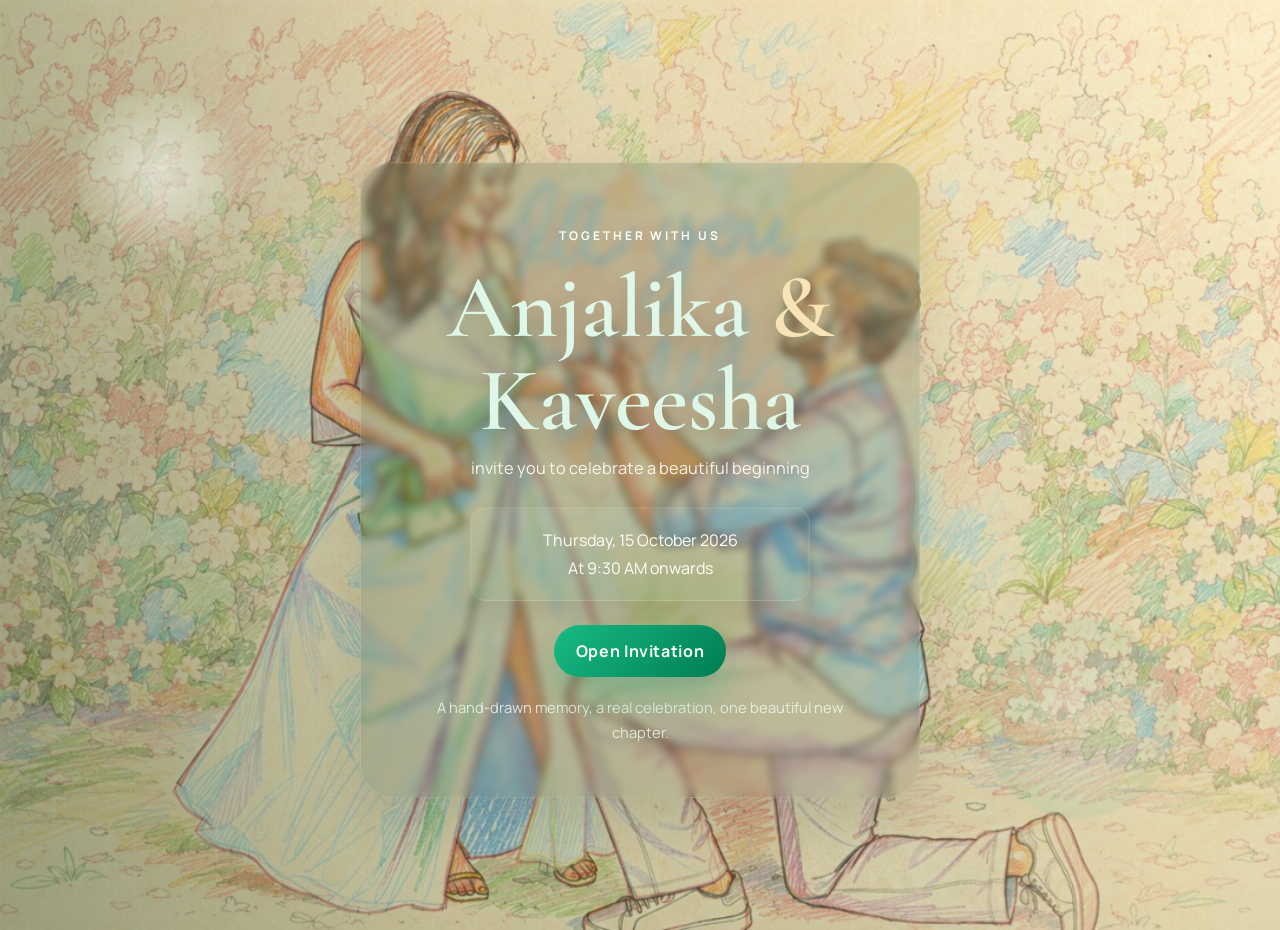
<file: index.html>
<!DOCTYPE html>
<html lang="en">
  <head>
    <meta charset="UTF-8" />
    <meta name="viewport" content="width=device-width, initial-scale=1.0" />
    <title>Wedding Invitation</title>
    <meta
      name="description"
      content="A personalized wedding invitation website ready to be customized."
    />
    <link rel="preconnect" href="https://fonts.googleapis.com" />
    <link rel="preconnect" href="https://fonts.gstatic.com" crossorigin />
    <link
      href="https://fonts.googleapis.com/css2?family=Cormorant+Garamond:wght@400;500;600;700&family=Manrope:wght@400;500;600;700&display=swap"
      rel="stylesheet"
    />
    <link rel="stylesheet" href="styles.css?v=20260831b" />
  </head>
  <body class="landing-page">
    <div class="page-shell page-shell--landing">
      <header class="hero hero--landing">
        <div class="invitation-transition" id="invitation-transition" aria-hidden="true" hidden></div>
        <div class="hero__image-layer" aria-hidden="true"></div>
        <div class="hero__ornament hero__ornament--top" aria-hidden="true"></div>
        <div class="hero__ornament hero__ornament--bottom" aria-hidden="true"></div>
        <div class="hero__veil"></div>
        <div class="hero__spark hero__spark--one" aria-hidden="true"></div>
        <div class="hero__spark hero__spark--two" aria-hidden="true"></div>
        <div class="hero__content hero__content--cover">
          <p class="eyebrow">Together with us</p>
          <h1 class="couple-names">
            <span>Anjalika</span>
            <span class="ampersand">&</span>
            <span>Kaveesha</span>
          </h1>
          <p class="hero__invite">invite you to celebrate a beautiful beginning</p>
          <div class="hero__date-card">
            <p class="hero__date">Thursday, 15 October 2026</p>
            <p class="hero__time">At 9:30 AM onwards</p>
          </div>
          <div class="hero__actions">
            <a class="button button--primary view-invitation" href="details.html">Open Invitation</a>
            <a class="button button--secondary hero__admin-link" id="open-guest-editor" href="details.html?edit=1" hidden>
              Open Guest Link Editor
            </a>
          </div>
          <p class="hero__note">A hand-drawn memory, a real celebration, one beautiful new chapter.</p>
        </div>
      </header>
    </div>

    <script src="script.js?v=20260908b"></script>
  </body>
</html>
</file>
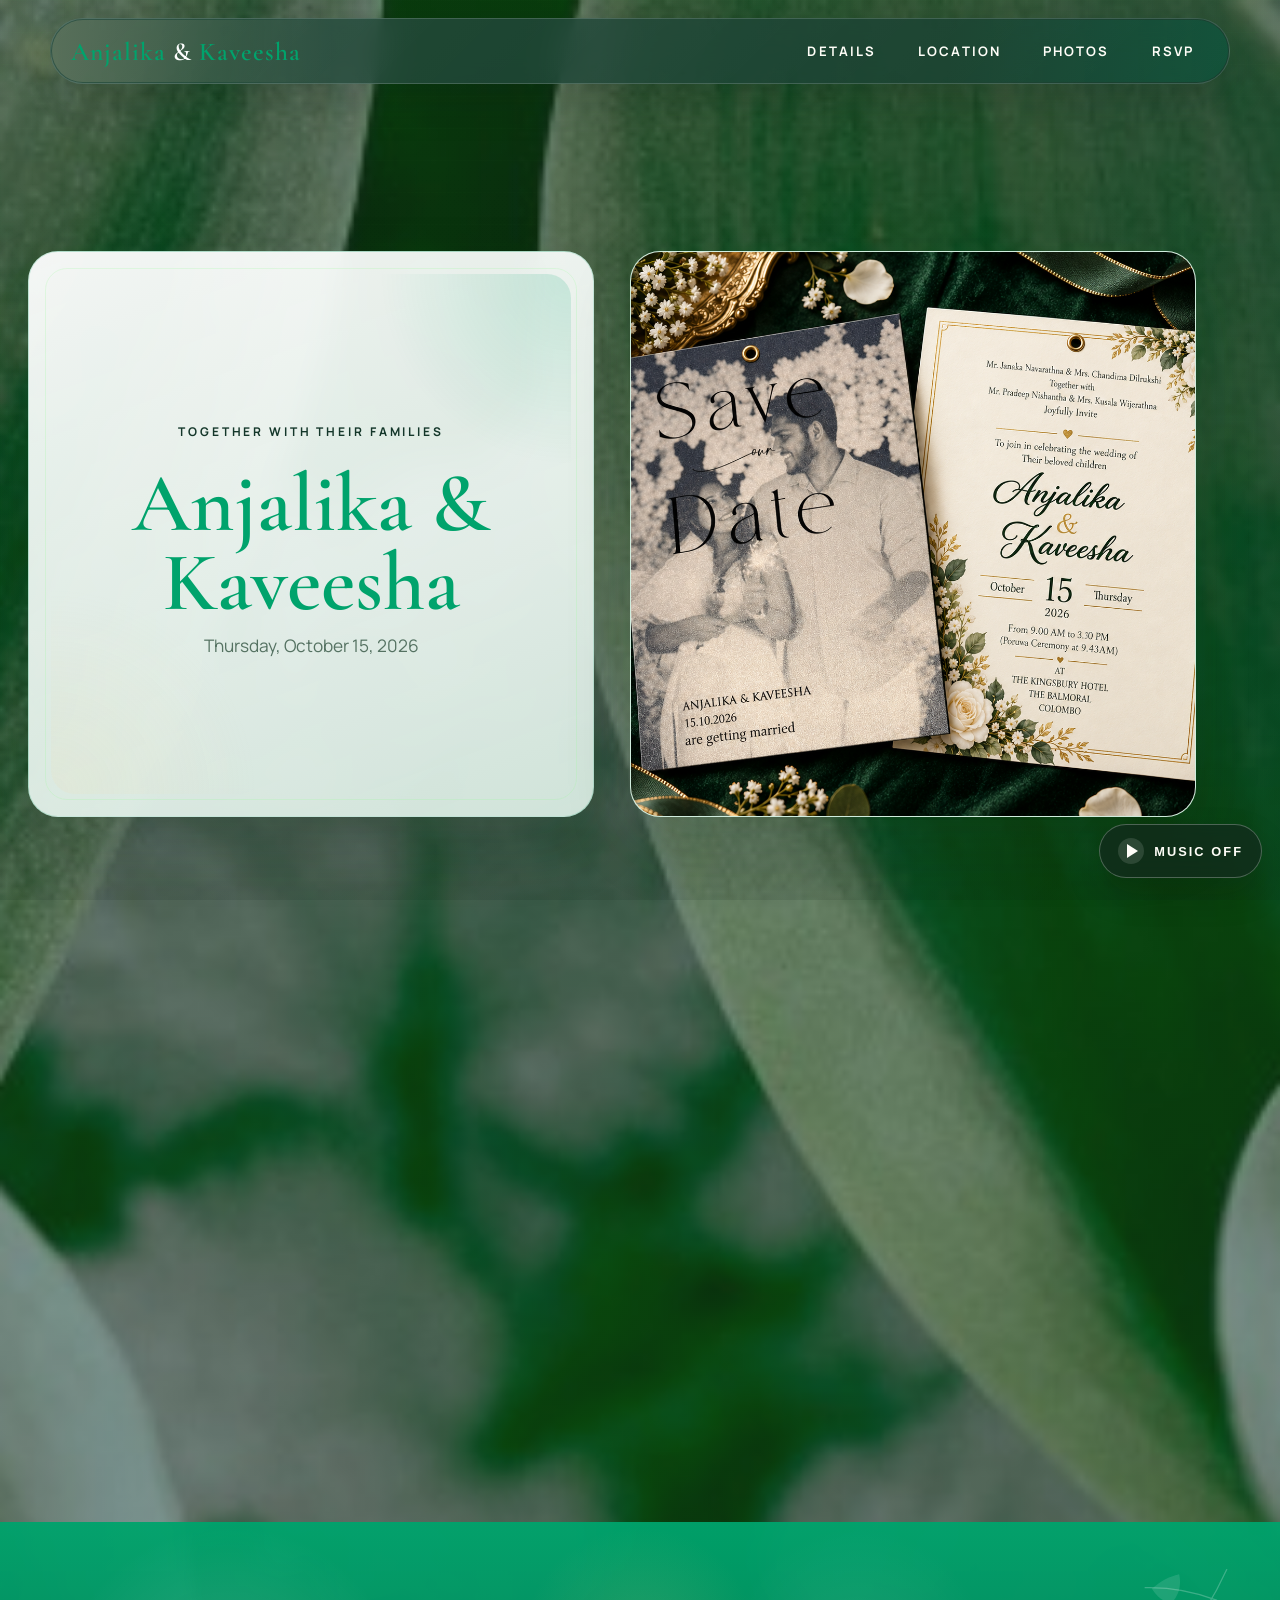
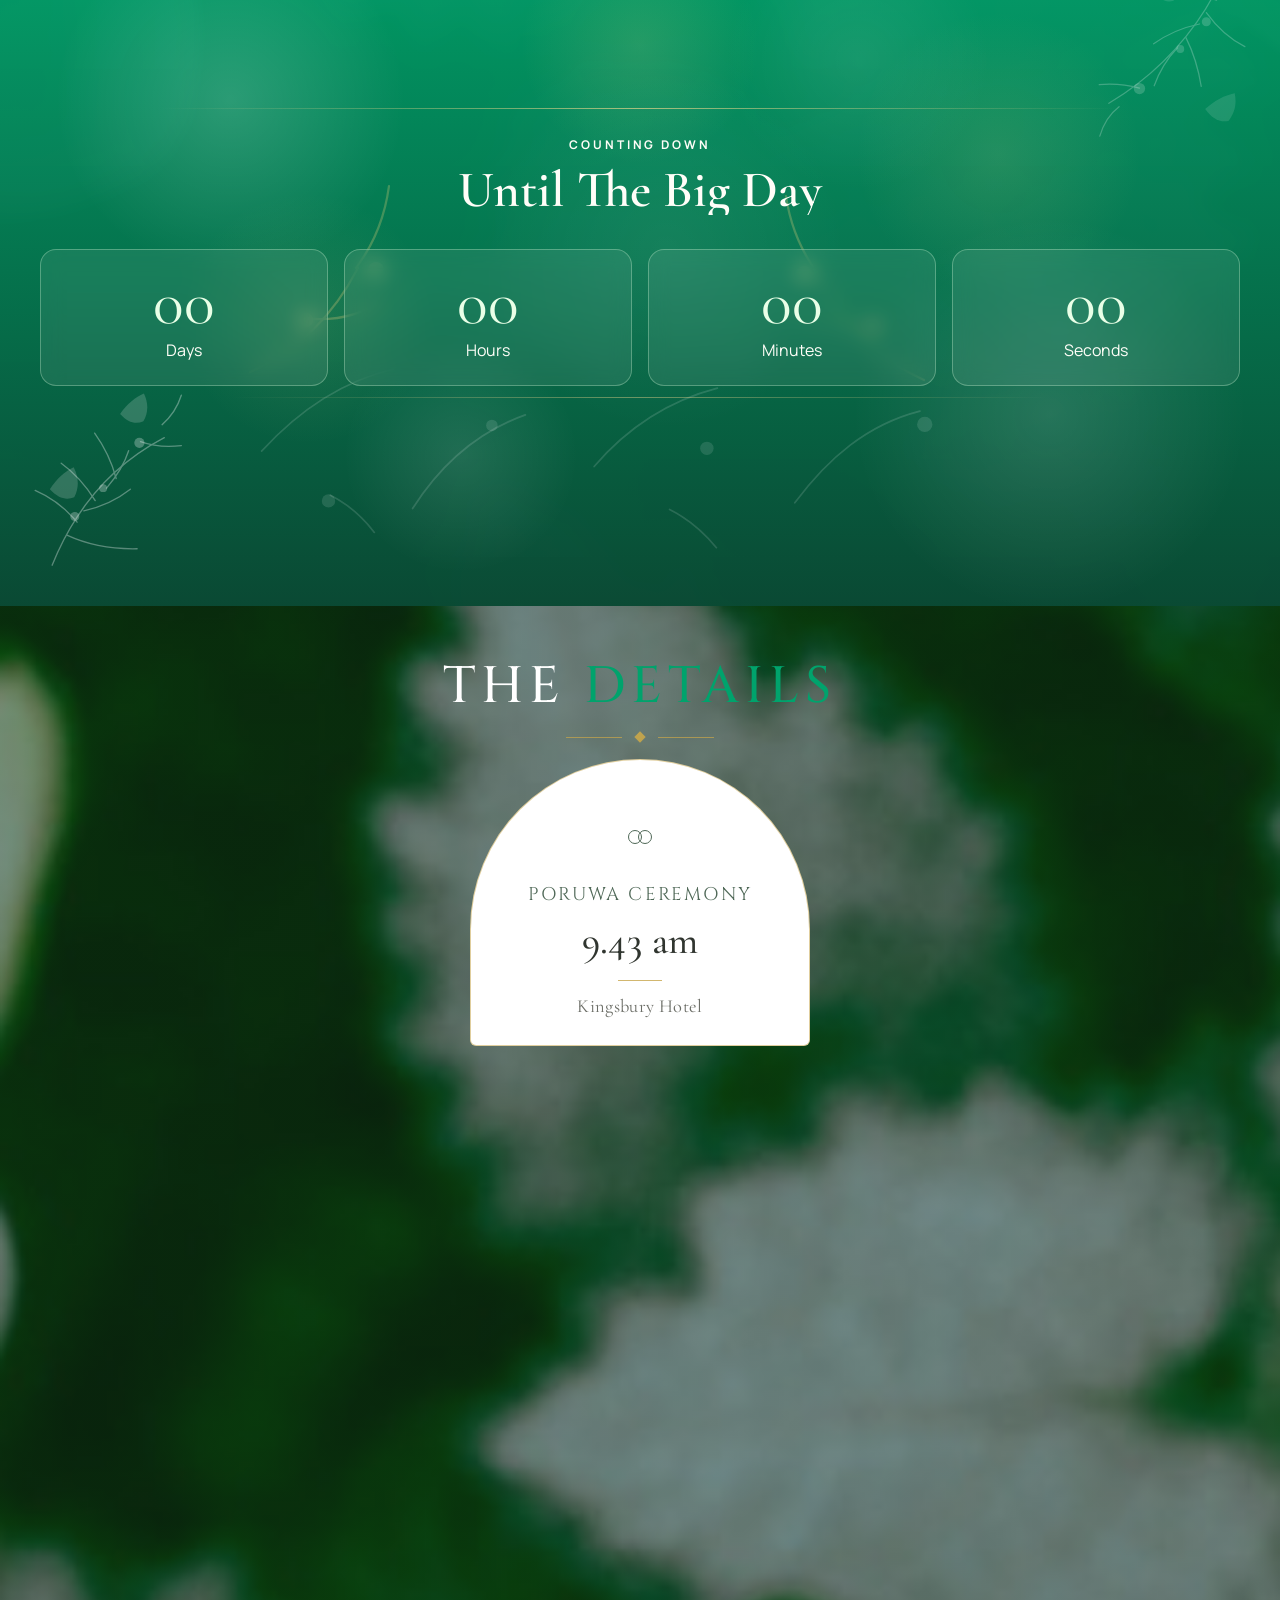
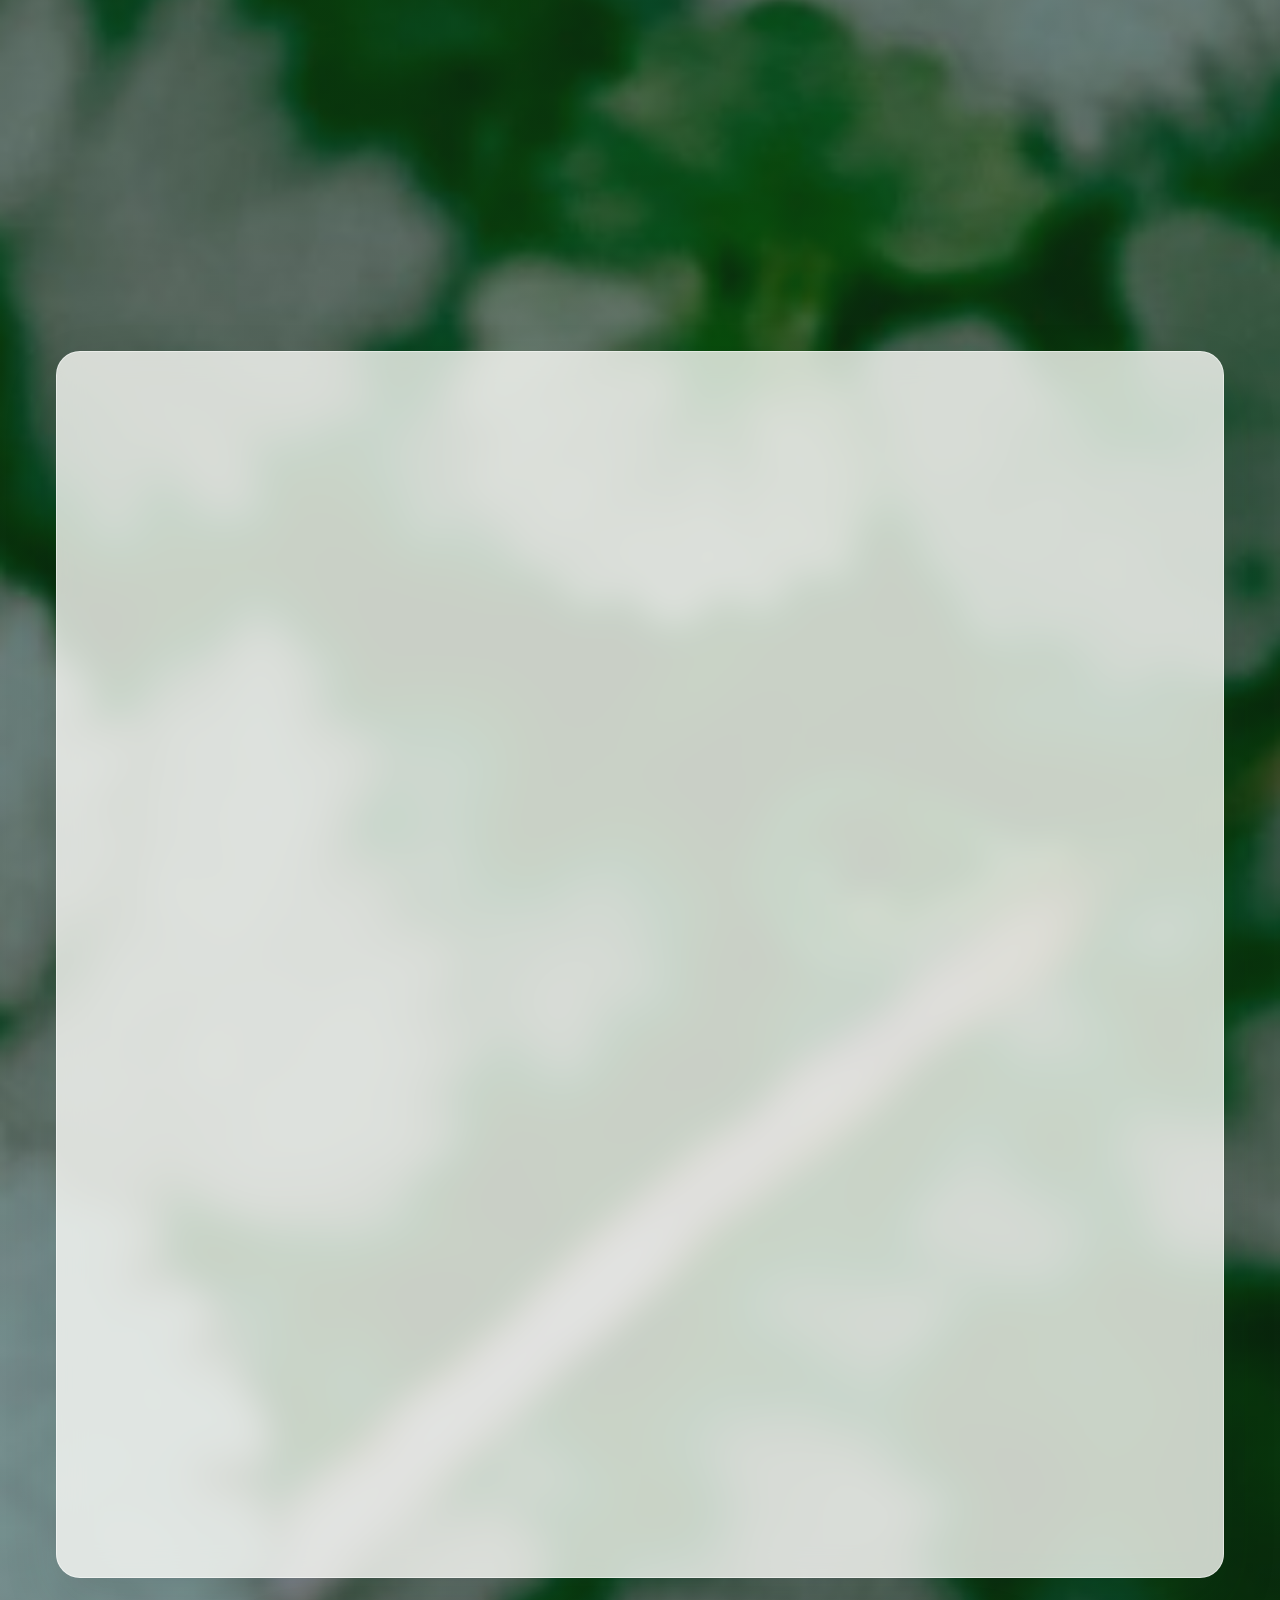
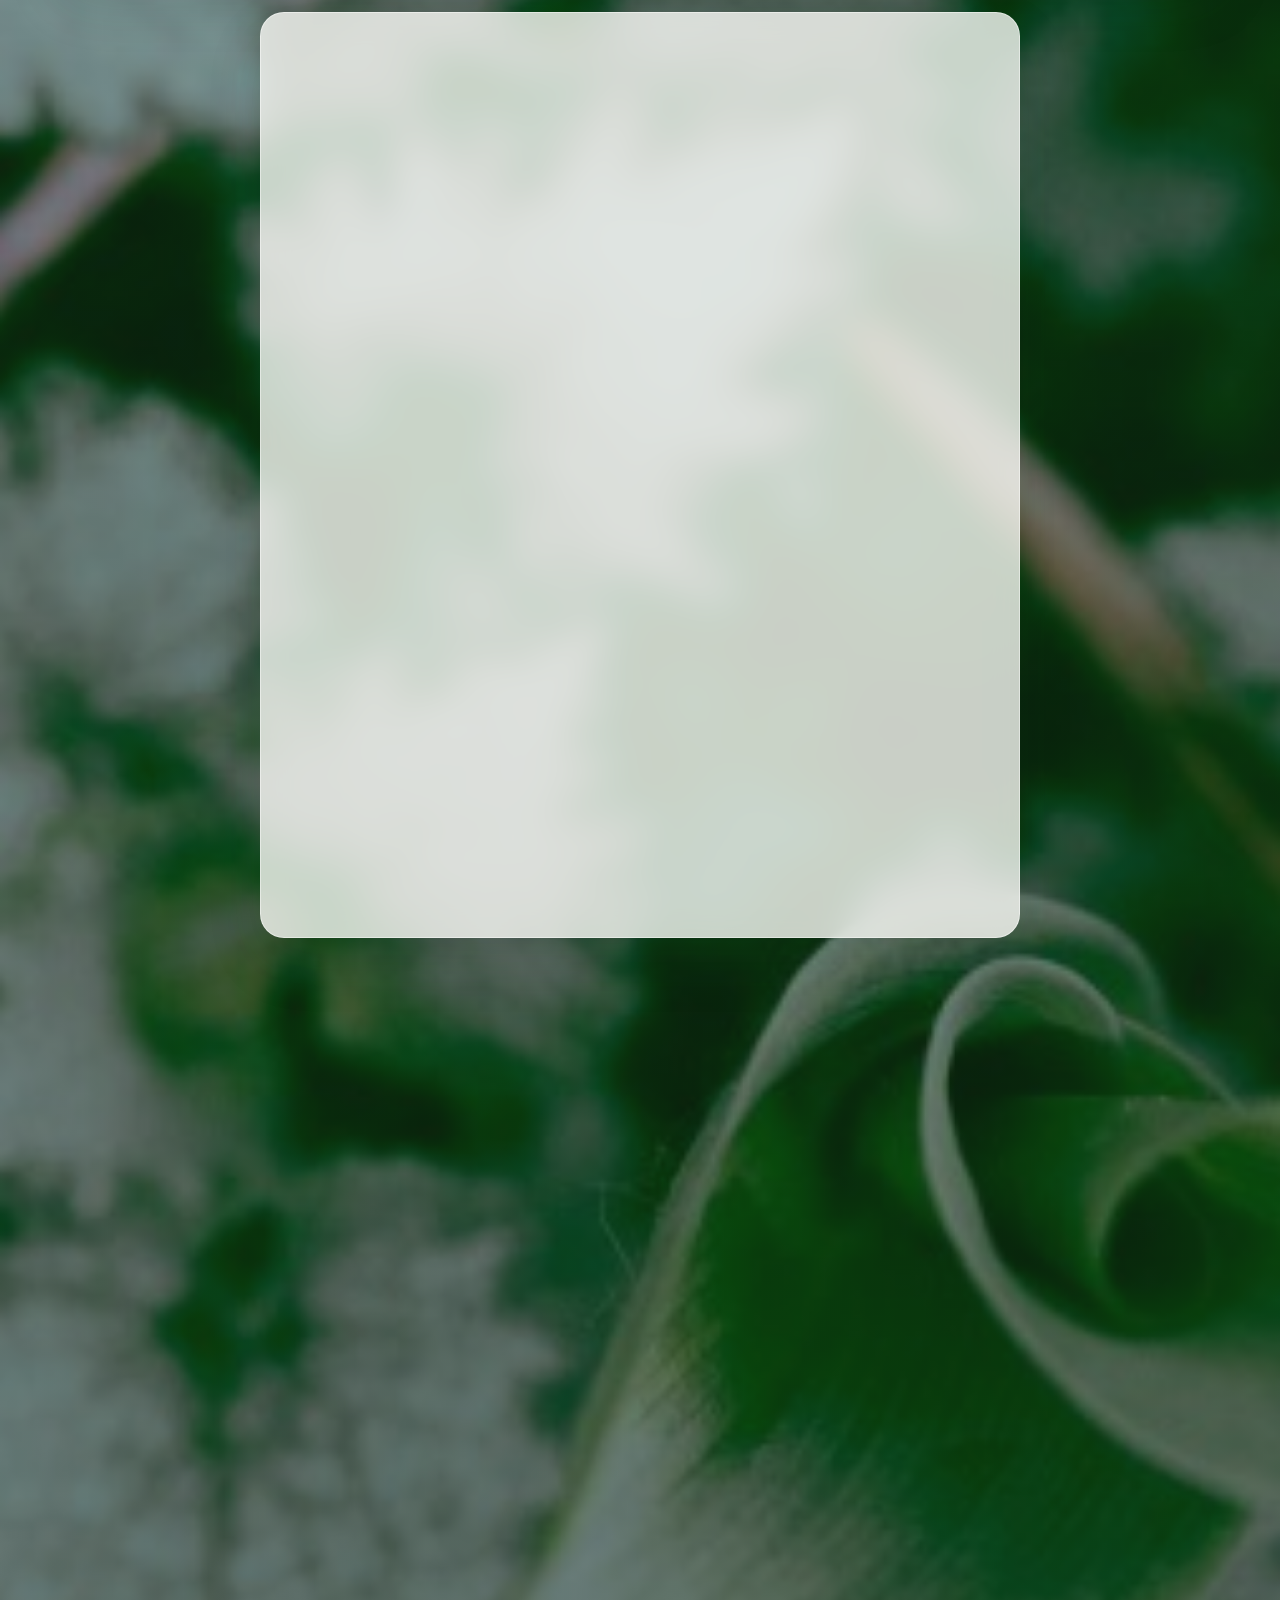
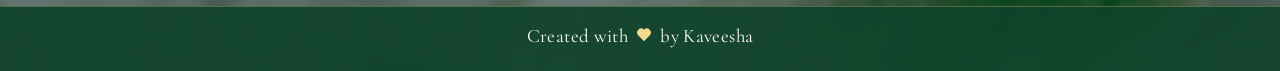
<file: details.html>
<!DOCTYPE html>
<html lang="en">
  <head>
    <meta charset="UTF-8" />
    <meta name="viewport" content="width=device-width, initial-scale=1.0" />
    <title>Wedding Details</title>
    <meta
      name="description"
      content="Wedding invitation details including event schedule, story, gallery, and RSVP."
    />
    <link rel="preconnect" href="https://fonts.googleapis.com" />
    <link rel="preconnect" href="https://fonts.gstatic.com" crossorigin />
    <link
      href="https://fonts.googleapis.com/css2?family=Cinzel:wght@400;500;600;700&family=Cormorant+Garamond:wght@400;500;600;700&family=Manrope:wght@400;500;600;700&display=swap"
      rel="stylesheet"
    />
    <link rel="stylesheet" href="styles.css?v=20260908a" />
  </head>
  <body class="details-page">
    <div class="petal-shower" id="petal-shower" aria-hidden="true"></div>

    <audio id="wedding-music" loop preload="metadata">
      <source src="wedding-music.mp3.mp3" type="audio/mpeg" />
    </audio>

    <button class="music-toggle" id="music-toggle" type="button" aria-label="Pause wedding music" aria-pressed="true">
      <span class="music-toggle__icon" aria-hidden="true"></span>
      <span class="music-toggle__text">Music On</span>
    </button>

    <nav class="details-nav" aria-label="Wedding invitation sections">
      <a class="details-nav__brand" href="#top">Anjalika <span>&</span> Kaveesha</a>
      <div class="details-nav__links">
        <a href="#events">Details</a>
        <a href="#location">Location</a>
        <a href="#gallery">Photos</a>
        <a href="#rsvp">RSVP</a>
      </div>
    </nav>

    <div class="page-shell">
      <section class="section section--top section--split-hero is-visible" id="top">
        <div class="split-hero__content split-hero__panel">
          <p class="section-heading__label">Together with their families</p>
          <h1 class="split-hero__names">Anjalika <span>&</span> Kaveesha</h1>
          <p class="split-hero__date">Thursday, October 15, 2026</p>
        </div>
        <div class="split-hero__image-wrap split-hero__panel">
            <img
            class="split-hero__image"
            src="top-invitation-card.png"
            alt="Save-the-date and wedding invitation cards for Anjalika and Kaveesha"
            width="1200"
            height="721"
            fetchpriority="high"
            decoding="async"
          />
        </div>
      </section>

      <section class="section invitation-dedication">
        <div class="invitation-dedication__frame">
          <div class="invitation-dedication__ornament invitation-dedication__ornament--top" aria-hidden="true"></div>
          <div class="invitation-dedication__ornament invitation-dedication__ornament--bottom" aria-hidden="true"></div>

          <div class="invitation-dedication__copy">
            <p class="invitation-dedication__eyebrow">A Personal Invitation</p>
            <p class="invitation-dedication__text">
              <span class="invitation-dedication__host-line">
                <span class="invitation-dedication__hosts">Mr. Janaka Nawarathna</span>
                <span class="invitation-dedication__connector">&</span>
                <span class="invitation-dedication__hosts">Mrs. Chandima Dilrukshi</span>
              </span>
              <span class="invitation-dedication__together">together with</span>
              <span class="invitation-dedication__host-line">
                <span class="invitation-dedication__hosts">Mr. Pradeep Nishantha</span>
                <span class="invitation-dedication__connector">&</span>
                <span class="invitation-dedication__hosts">Mrs. Kusala Wijerathna</span>
              </span>
              <span class="invitation-dedication__invite-line">joyfully invite</span>
            </p>

            <div class="invitation-dedication__guest-wrap">
              <span class="invitation-dedication__guest-name" id="personalized-guest-name">Your Name Here</span>
            </div>

            <p class="invitation-dedication__text invitation-dedication__text--closing">
              to join in celebrating the wedding of their beloved children.
            </p>
          </div>

          <div class="invitation-dedication__tool" id="guest-link-tool" hidden>
            <div class="invitation-dedication__tool-head">
              <span class="invitation-dedication__tool-mark" aria-hidden="true"></span>
              <label class="invitation-dedication__label" for="guest-link-name">Guest name for this link</label>
            </div>
            <p class="invitation-dedication__tool-intro">
              Create one guest link at a time. Each person can receive a different private link with only their own name showing.
            </p>
            <div class="invitation-dedication__tool-tags" aria-hidden="true">
              <span class="invitation-dedication__tool-tag">Private link</span>
              <span class="invitation-dedication__tool-tag">One guest at a time</span>
            </div>
            <div class="invitation-dedication__controls">
              <input
                class="invitation-dedication__input"
                id="guest-link-name"
                name="guest-link-name"
                type="text"
                placeholder="Type guest name"
                autocomplete="off"
              />
              <button class="button button--primary invitation-dedication__button" id="copy-guest-message" type="button">
                Copy Invitation Message
              </button>
              <button class="button button--secondary invitation-dedication__button" id="copy-guest-link" type="button">
                Copy Link Only
              </button>
            </div>
            <p class="invitation-dedication__hint">
              Type a guest name, then use Copy Invitation Message to copy the full ready-to-send message with their personal link.
            </p>
            <div class="invitation-dedication__message-preview">
              <label class="invitation-dedication__preview-label" for="guest-message-preview">Message preview</label>
              <textarea
                class="invitation-dedication__preview"
                id="guest-message-preview"
                readonly
                aria-label="Personalized invitation message preview"
              ></textarea>
            </div>
            <p class="invitation-dedication__status" id="guest-link-status" aria-live="polite"></p>
          </div>
        </div>
      </section>

      <section class="countdown" aria-labelledby="countdown-title">
        <div class="countdown__inner">
          <div class="section-heading section-heading--light">
            <p class="section-heading__label">Counting Down</p>
            <h2 id="countdown-title">Until The Big Day</h2>
          </div>
          <div class="countdown__grid" id="countdown" aria-live="polite">
            <div class="countdown__item">
              <span class="countdown__value" data-unit="days">00</span>
              <span class="countdown__label">Days</span>
            </div>
            <div class="countdown__item">
              <span class="countdown__value" data-unit="hours">00</span>
              <span class="countdown__label">Hours</span>
            </div>
            <div class="countdown__item">
              <span class="countdown__value" data-unit="minutes">00</span>
              <span class="countdown__label">Minutes</span>
            </div>
            <div class="countdown__item">
              <span class="countdown__value" data-unit="seconds">00</span>
              <span class="countdown__label">Seconds</span>
            </div>
          </div>
        </div>
      </section>

      <main>
        <section class="section details-spotlight" id="events">
          <div class="details-spotlight__inner">
            <h2 class="details-spotlight__title"><span>The</span> Details</h2>
            <div class="details-spotlight__ornament" aria-hidden="true">
              <span></span>
            </div>
            <div class="details-spotlight__shape">
              <div class="details-spotlight__icon" aria-hidden="true"><span></span><span></span></div>
              <p class="details-spotlight__label">Poruwa Ceremony</p>
              <p class="details-spotlight__time">9.43 am</p>
              <div class="details-spotlight__divider" aria-hidden="true"></div>
              <p class="details-spotlight__venue">Kingsbury Hotel</p>
            </div>
          </div>
        </section>

        <section class="section save-date" aria-labelledby="save-date-title">
          <details class="save-date__card" open>
            <summary class="save-date__summary">
              <div class="save-date__summary-main">
                <span class="save-date__summary-icon" aria-hidden="true"><span></span></span>
                <div>
                  <h2 class="save-date__title" id="save-date-title">Save Our Date</h2>
                  <p class="save-date__subtitle">Add the wedding to your calendar</p>
                </div>
              </div>
              <span class="save-date__caret" aria-hidden="true"></span>
            </summary>
            <div class="save-date__links">
              <a
                class="save-date__link"
                href="https://calendar.google.com/calendar/render?action=TEMPLATE&text=Anjalika+%26+Kaveesha+Wedding+-+Poruwa+Ceremony&dates=20261015T041300Z%2F20261015T061300Z&details=Poruwa+Ceremony+for+Anjalika+%26+Kaveesha&location=The+Kingsbury+Hotel%2C+Colombo"
                target="_blank"
                rel="noreferrer"
              >
                <span class="save-date__link-text">Google Calendar</span>
                <span class="save-date__arrow" aria-hidden="true"></span>
              </a>
              <a class="save-date__link" href="wedding-invitation.ics" download>
                <span class="save-date__link-text">Apple Calendar / Outlook</span>
                <span class="save-date__arrow" aria-hidden="true"></span>
              </a>
            </div>
          </details>
        </section>

        <section class="section location-section" id="location">
          <div class="location-section__inner">
            <p class="location-section__eyebrow">How To Find Us</p>
            <h2 class="location-section__title"><span>The</span> Location</h2>
            <div class="location-section__ornament" aria-hidden="true"><span></span></div>
            <div class="location-section__grid">
              <article class="location-card">
                <div class="location-card__icon" aria-hidden="true"></div>
                <div class="location-card__content">
                  <p class="location-card__label">Venue</p>
                  <h3 class="location-card__name">The Kingsbury Hotel</h3>
                  <p class="location-card__address">48 Janadhipathi Mawatha, Colombo 00100, Sri Lanka</p>
                </div>
              </article>
              <div class="location-map">
                <iframe
                  title="The Kingsbury Hotel map"
                  src="https://www.google.com/maps?q=The+Kingsbury+Hotel+Colombo&z=15&output=embed"
                  loading="lazy"
                  referrerpolicy="no-referrer-when-downgrade"
                ></iframe>
              </div>
            </div>
            <div class="location-section__actions">
              <a class="location-section__button" href="https://maps.google.com/?q=The+Kingsbury+Hotel+Colombo" target="_blank" rel="noreferrer">Open In Maps</a>
            </div>
          </div>
        </section>

        <section class="section gallery" id="gallery">
          <div class="section-heading">
            <p class="section-heading__label">Photo Moments</p>
            <h2>Memories We Love</h2>
          </div>
          <div class="gallery-slider" data-gallery-slider role="region" aria-roledescription="carousel" aria-label="Memories We Love">
            <div class="gallery-slider__viewport" tabindex="0" role="button" aria-label="Next photo. Swipe or drag to browse, or use the arrow keys.">
              <div class="gallery-slider__track" data-gallery-track>
                <figure class="gallery-slide is-active">
                  <img class="gallery-slide__image" draggable="false" src="slideshow-01-proposal-replacement.jpg" alt="The couple at their proposal beneath a flower arch" loading="lazy" decoding="async" />
                </figure>
                <figure class="gallery-slide">
                  <img class="gallery-slide__image" draggable="false" src="slideshow-02-proposal.jpeg" alt="The couple embracing beneath a flower arch" loading="lazy" decoding="async" />
                </figure>
                <figure class="gallery-slide">
                  <img class="gallery-slide__image" draggable="false" src="slideshow-03-car-replacement.jpeg" alt="The couple holding a wedding newspaper beside a sports car" loading="lazy" decoding="async" />
                </figure>
                <figure class="gallery-slide">
                  <img class="gallery-slide__image" draggable="false" src="slideshow-04-car.jpeg" alt="The couple walking together in front of a sports car" loading="lazy" decoding="async" />
                </figure>
                <figure class="gallery-slide">
                  <img class="gallery-slide__image" draggable="false" src="slideshow-05-car.jpeg" alt="The couple beside a sports car by the waterfront" loading="lazy" decoding="async" />
                </figure>
                <figure class="gallery-slide">
                  <img class="gallery-slide__image" draggable="false" src="slideshow-06-car.jpeg" alt="The couple posing beside a sports car with its doors open" loading="lazy" decoding="async" />
                </figure>
                <figure class="gallery-slide">
                  <img class="gallery-slide__image" draggable="false" src="slideshow-07-car-replacement.jpeg" alt="The couple reading their wedding newspaper in front of a sports car" loading="lazy" decoding="async" />
                </figure>
                <figure class="gallery-slide">
                  <img class="gallery-slide__image" draggable="false" src="slideshow-08-car.jpeg" alt="The couple posing in front of a sports car" loading="lazy" decoding="async" />
                </figure>
                <figure class="gallery-slide">
                  <img class="gallery-slide__image" draggable="false" src="slideshow-09-car.jpeg" alt="The couple walking hand in hand beside a sports car" loading="lazy" decoding="async" />
                </figure>
                <figure class="gallery-slide">
                  <img class="gallery-slide__image" draggable="false" src="slideshow-10-beach.jpeg" alt="The couple embracing on the beach" loading="lazy" decoding="async" />
                </figure>
                <figure class="gallery-slide">
                  <img class="gallery-slide__image" draggable="false" src="slideshow-11-beach.jpeg" alt="The couple relaxing together at a beach picnic" loading="lazy" decoding="async" />
                </figure>
                <figure class="gallery-slide">
                  <img class="gallery-slide__image" draggable="false" src="slideshow-12-beach.jpeg" alt="The couple holding sparklers on the beach at night" loading="lazy" decoding="async" />
                </figure>
                <figure class="gallery-slide">
                  <img class="gallery-slide__image" draggable="false" src="slideshow-13-beach.jpeg" alt="The couple holding sparklers together at night" loading="lazy" decoding="async" />
                </figure>
                <figure class="gallery-slide">
                  <img class="gallery-slide__image" draggable="false" src="slideshow-14-beach-replacement.jpg" alt="The couple smiling beside the sea" loading="lazy" decoding="async" />
                </figure>
                <figure class="gallery-slide">
                  <img class="gallery-slide__image" draggable="false" src="slideshow-15-beach.jpeg" alt="The couple sharing a kiss with sparklers" loading="lazy" decoding="async" />
                </figure>
              </div>
            </div>
            <button class="gallery-slider__playback" type="button" data-gallery-playback>Pause slideshow</button>
            <div class="gallery-slider__dots" aria-label="Slideshow navigation">
              <button class="gallery-slider__dot is-active" type="button" aria-label="Go to photo 1" aria-current="true" data-gallery-dot="0"></button>
              <button class="gallery-slider__dot" type="button" aria-label="Go to photo 2" data-gallery-dot="1"></button>
              <button class="gallery-slider__dot" type="button" aria-label="Go to photo 3" data-gallery-dot="2"></button>
              <button class="gallery-slider__dot" type="button" aria-label="Go to photo 4" data-gallery-dot="3"></button>
              <button class="gallery-slider__dot" type="button" aria-label="Go to photo 5" data-gallery-dot="4"></button>
              <button class="gallery-slider__dot" type="button" aria-label="Go to photo 6" data-gallery-dot="5"></button>
              <button class="gallery-slider__dot" type="button" aria-label="Go to photo 7" data-gallery-dot="6"></button>
              <button class="gallery-slider__dot" type="button" aria-label="Go to photo 8" data-gallery-dot="7"></button>
              <button class="gallery-slider__dot" type="button" aria-label="Go to photo 9" data-gallery-dot="8"></button>
              <button class="gallery-slider__dot" type="button" aria-label="Go to photo 10" data-gallery-dot="9"></button>
              <button class="gallery-slider__dot" type="button" aria-label="Go to photo 11" data-gallery-dot="10"></button>
              <button class="gallery-slider__dot" type="button" aria-label="Go to photo 12" data-gallery-dot="11"></button>
              <button class="gallery-slider__dot" type="button" aria-label="Go to photo 13" data-gallery-dot="12"></button>
              <button class="gallery-slider__dot" type="button" aria-label="Go to photo 14" data-gallery-dot="13"></button>
              <button class="gallery-slider__dot" type="button" aria-label="Go to photo 15" data-gallery-dot="14"></button>
            </div>
          </div>
        </section>

        <section class="section rsvp" id="rsvp">
          <div class="section-heading">
            <p class="section-heading__label">RSVP</p>
            <h2>Will You Be There?</h2>
          </div>
          <p class="rsvp__text">
            Kindly RSVP by <strong>24th</strong> September 2026 to confirm your attendance. Your response will be
            sent to our RSVP inbox.
          </p>
          <form class="rsvp-form" id="rsvp-form">
            <div class="rsvp-form__field">
              <label class="rsvp-form__label" for="guest-name">Your Name</label>
              <input class="rsvp-form__input" id="guest-name" name="name" type="text" inputmode="text" autocomplete="name" pattern="[A-Za-z\s'.-]+" required />
            </div>

            <fieldset class="rsvp-form__field rsvp-form__field--choice">
              <legend class="rsvp-form__label">Will you attend?</legend>
              <div class="rsvp-form__choices">
                <label class="rsvp-form__choice">
                  <input type="radio" name="attendance" value="Yes" required />
                  <span>Yes, I will attend</span>
                </label>
                <label class="rsvp-form__choice">
                  <input type="radio" name="attendance" value="No" />
                  <span>No, I cannot attend</span>
                </label>
              </div>
            </fieldset>

            <div class="rsvp-form__field">
              <label class="rsvp-form__label" for="guest-phone">Phone Number</label>
              <input class="rsvp-form__input" id="guest-phone" name="phone" type="number" inputmode="numeric" />
            </div>

            <div class="rsvp-form__field">
              <label class="rsvp-form__label" for="guest-note">Message</label>
              <textarea class="rsvp-form__input rsvp-form__textarea" id="guest-note" name="message" rows="4"></textarea>
            </div>

            <div class="rsvp__actions">
              <button class="button button--primary" type="submit">Send RSVP</button>
              <a class="button button--secondary" href="https://maps.google.com/?q=The+Kingsbury+Hotel+Colombo">View Location</a>
            </div>

            <p class="rsvp-form__status" id="rsvp-status" aria-live="polite"></p>
          </form>
        </section>

        <section class="section final-note" id="thank-you">
          <div class="final-note__card">
            <div class="final-note__heart" aria-hidden="true"></div>
            <h2 class="final-note__title">Thank you</h2>
            <p class="final-note__subtitle">we cannot wait to celebrate with you</p>
            <p class="final-note__text">See you on the big day.</p>
            <p class="final-note__text final-note__text--soft">
              Come back nearer the day, your table will appear right here once the hosts finalise the seating.
            </p>
          </div>
        </section>
      </main>
    </div>

    <footer class="site-footer">
      <p class="site-footer__text">Created with <span class="site-footer__heart" aria-hidden="true"></span> by Kaveesha</p>
    </footer>

    <script src="script.js?v=20260908b"></script>
  </body>
</html>
</file>
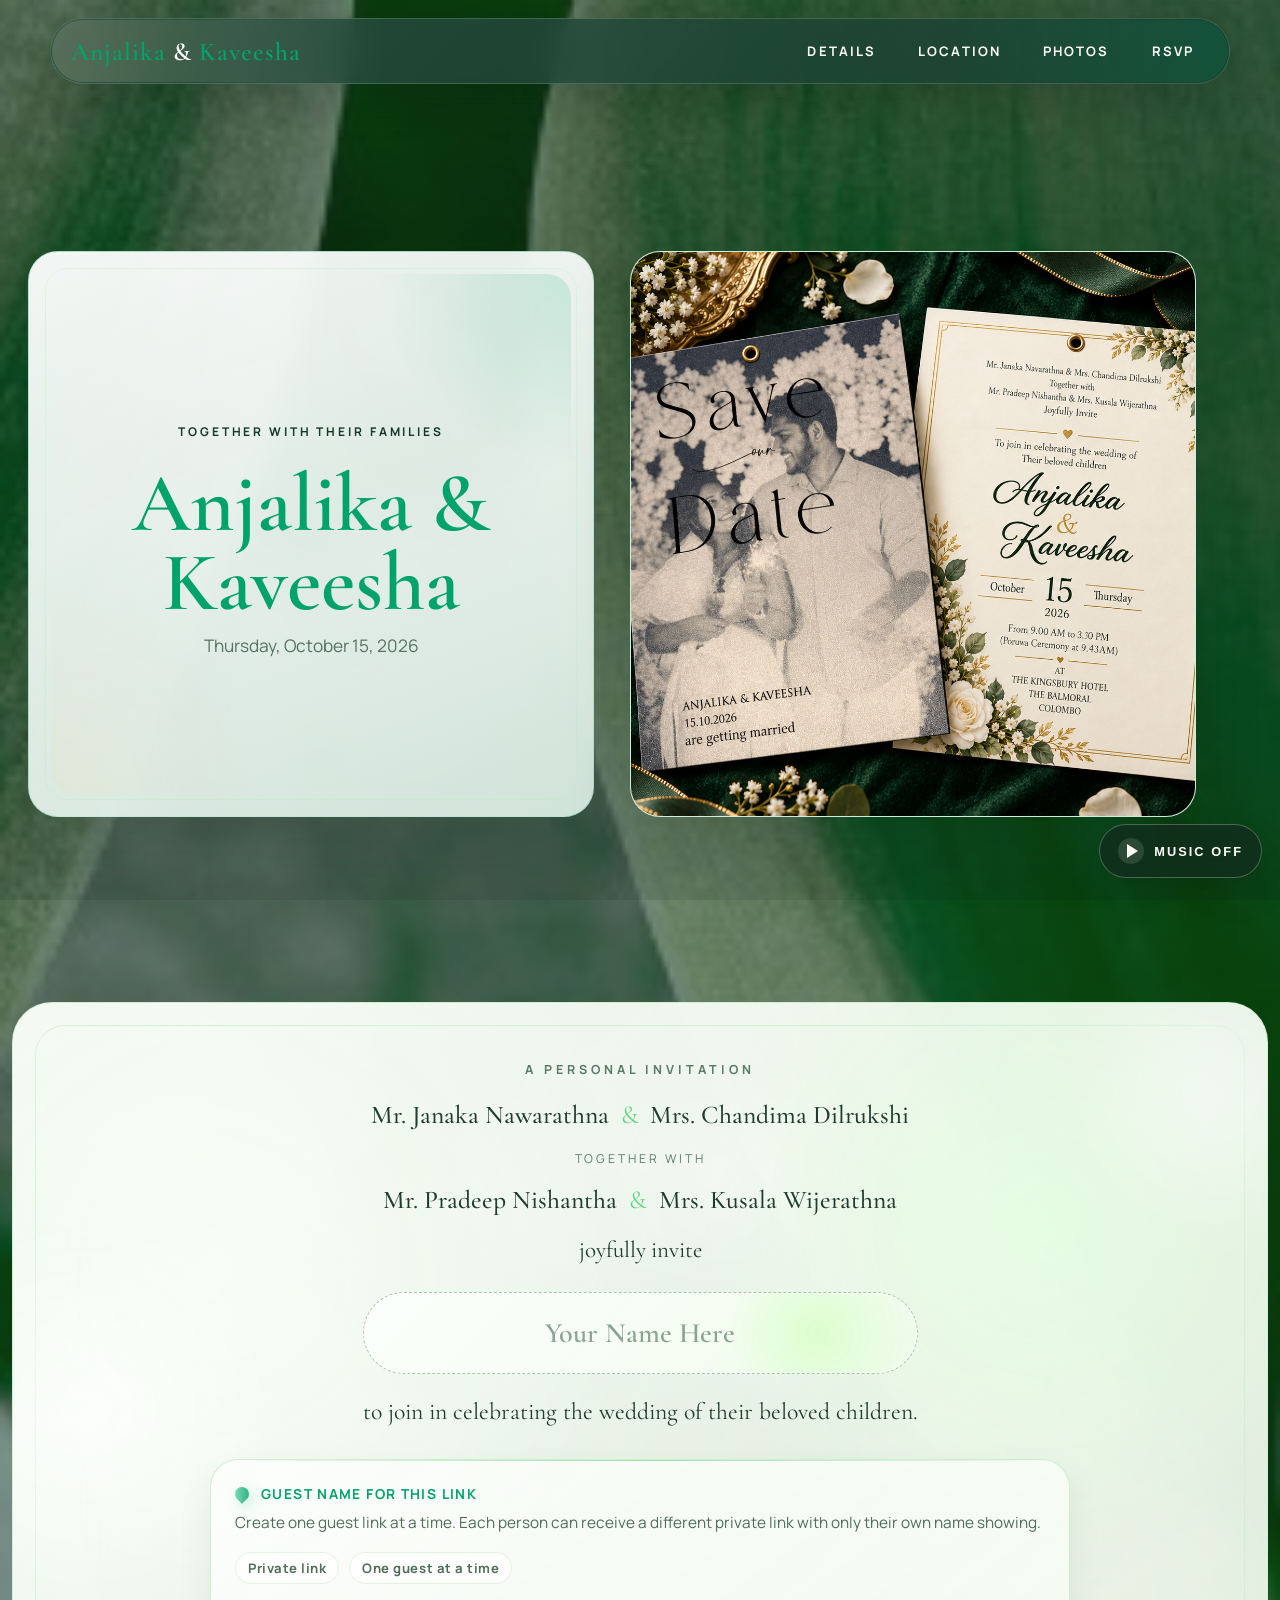
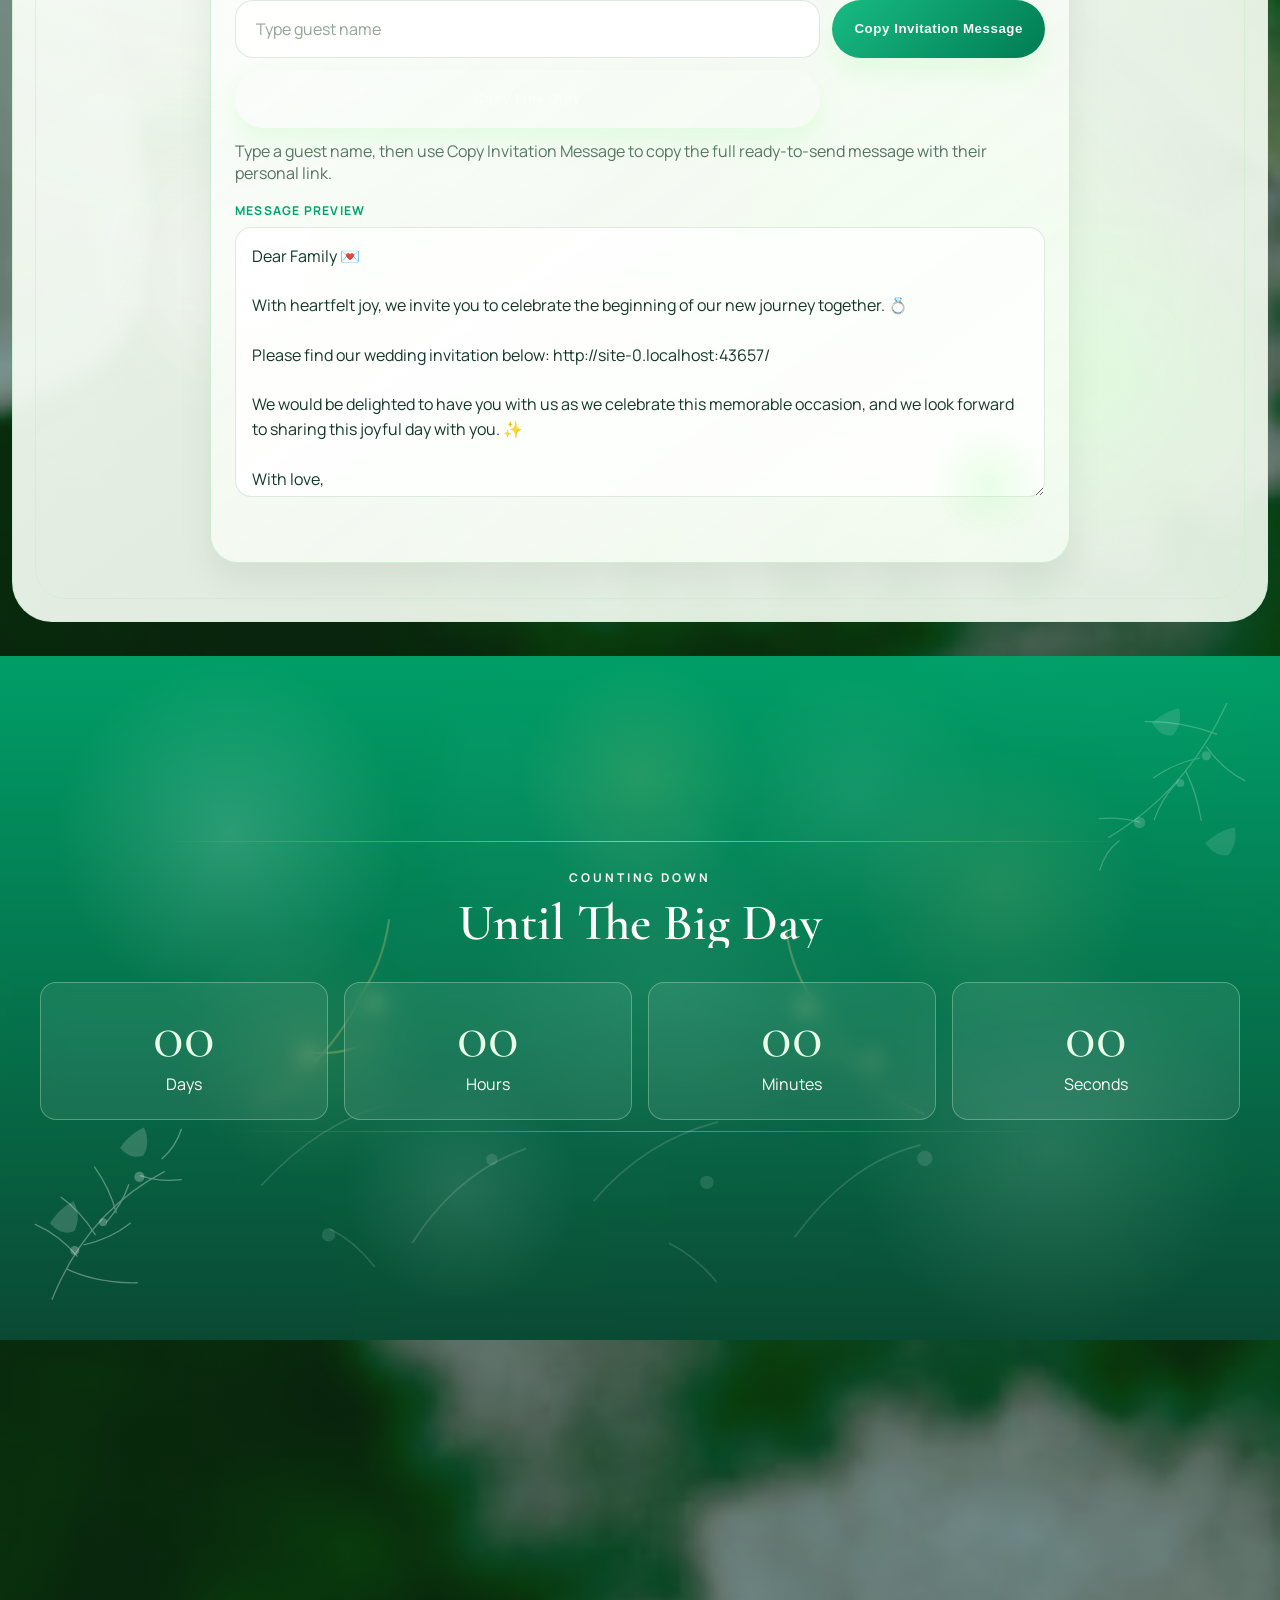
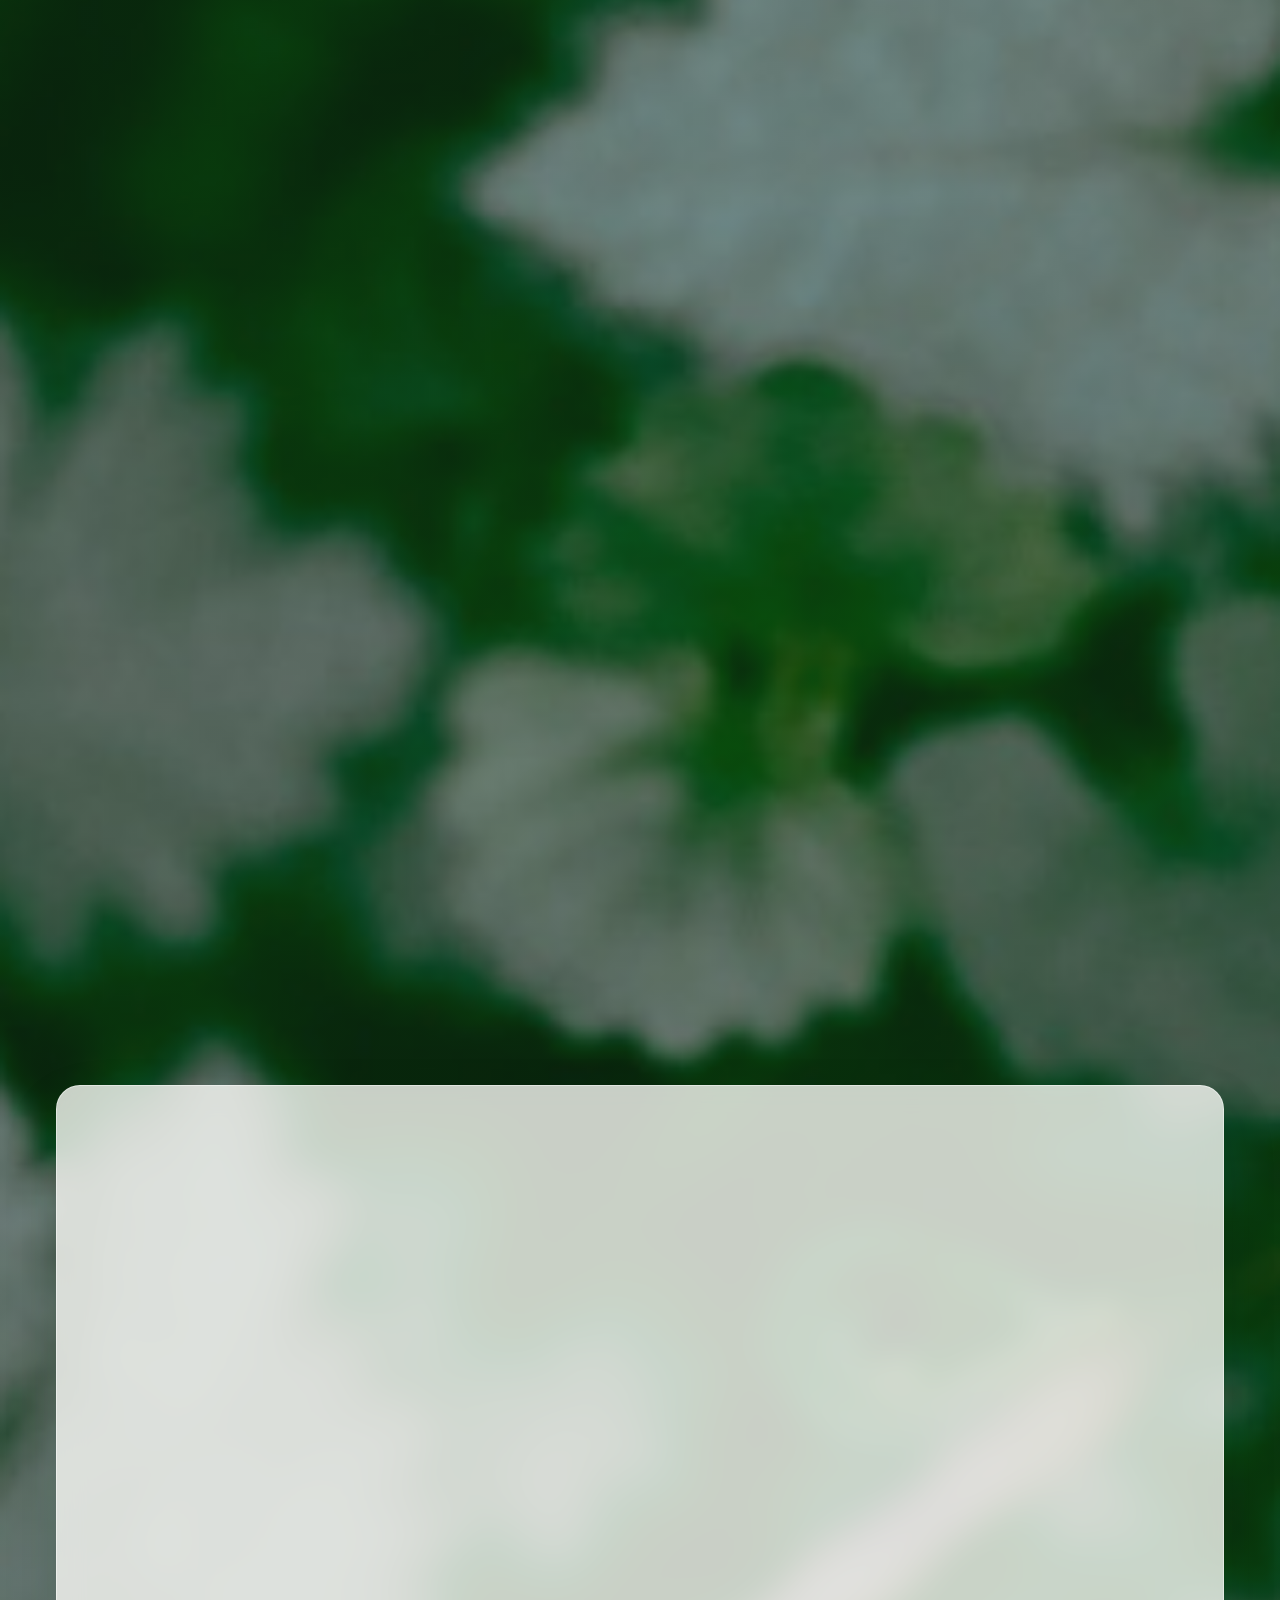
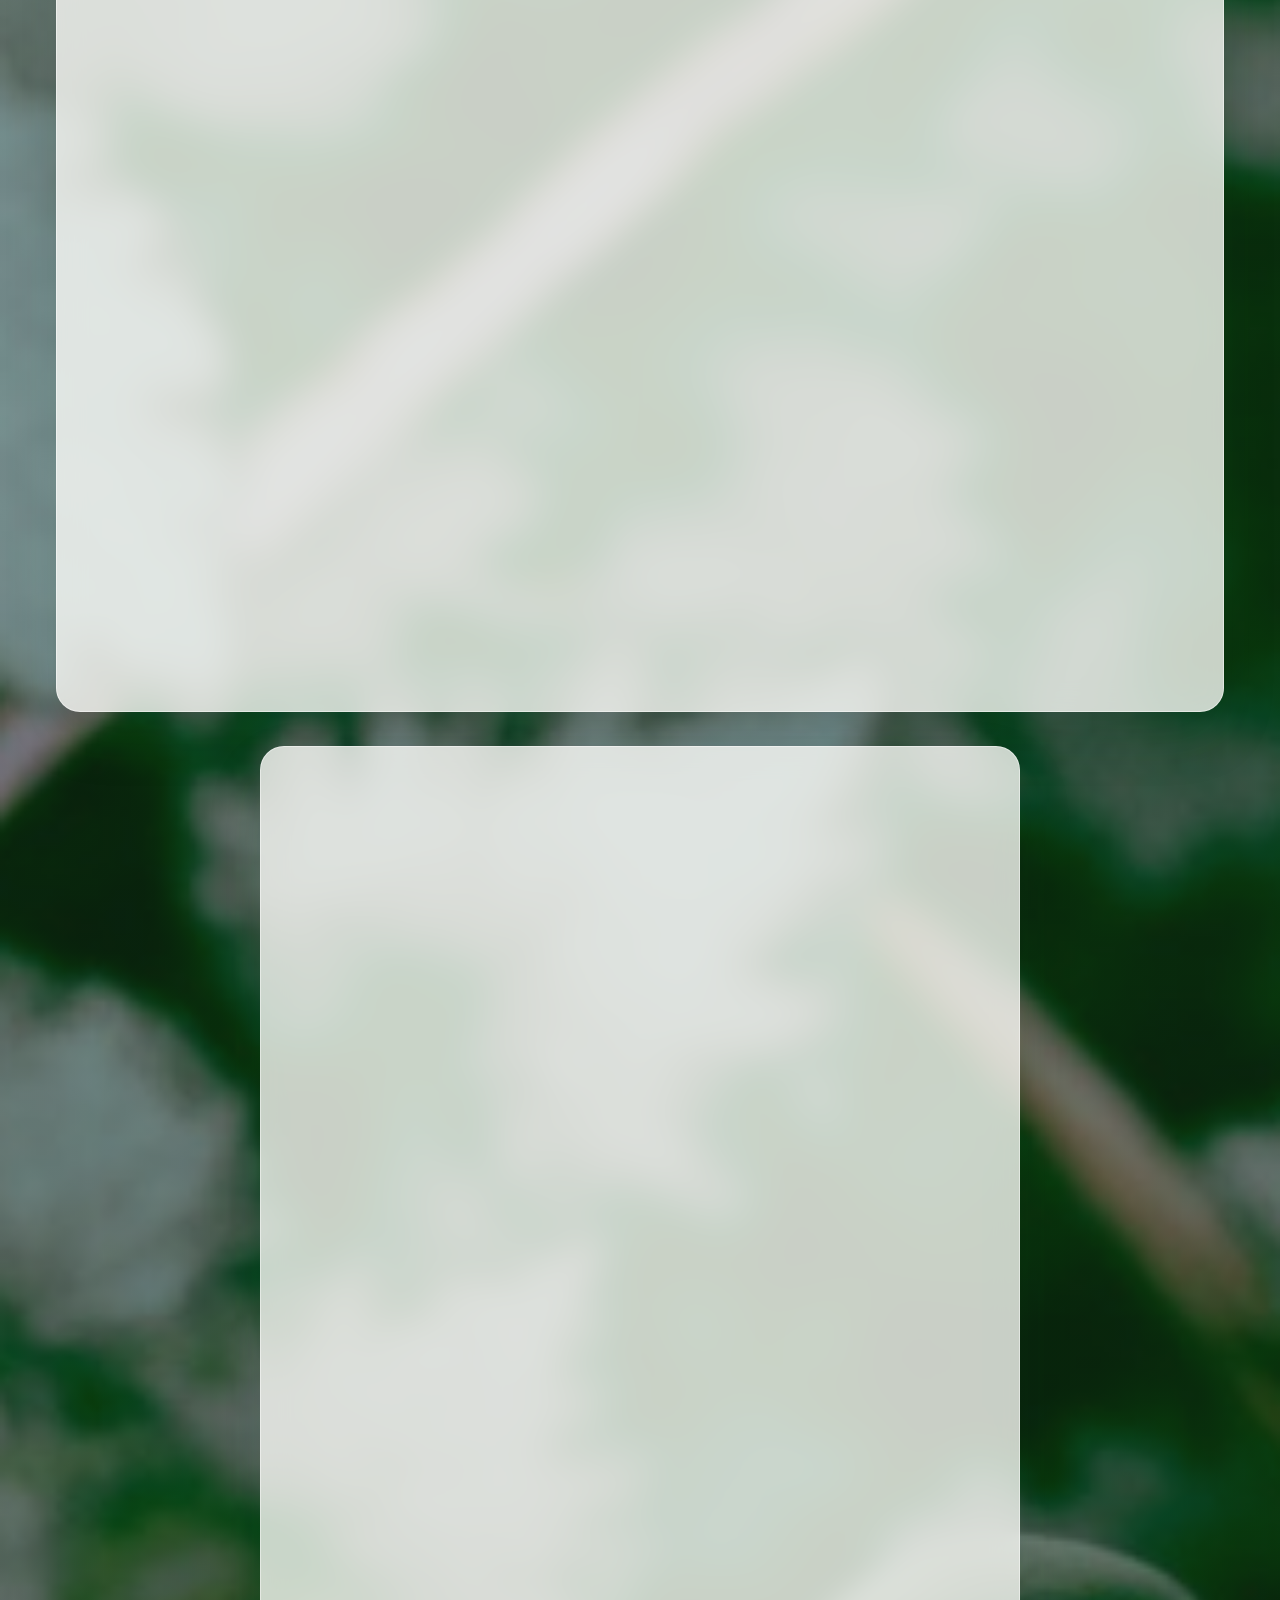
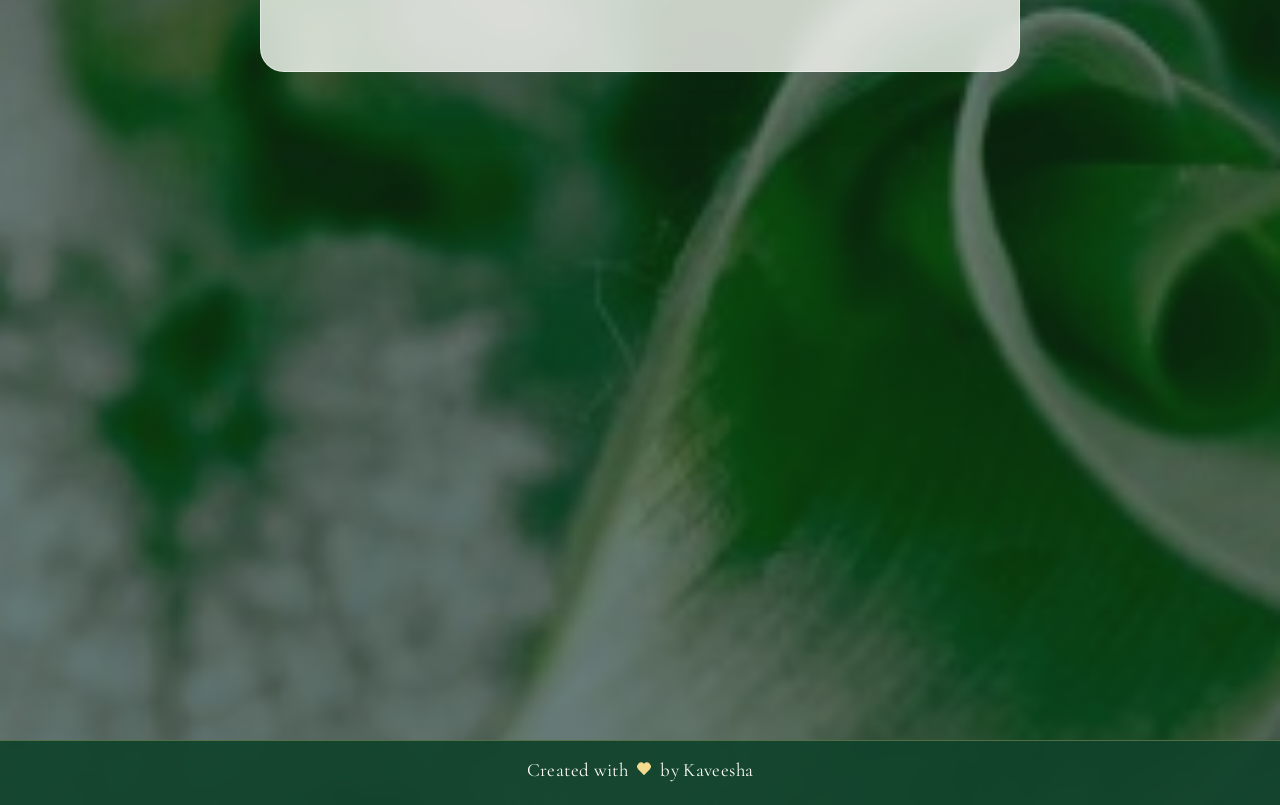
<file: editor.html>
<!DOCTYPE html>
<html lang="en">
  <head>
    <meta charset="UTF-8" />
    <meta name="viewport" content="width=device-width, initial-scale=1.0" />
    <title>Guest Link Editor</title>
    <meta http-equiv="refresh" content="0; url=details.html?edit=1" />
    <style>
      body {
        margin: 0;
        min-height: 100vh;
        display: grid;
        place-items: center;
        font-family: Arial, sans-serif;
        background: #eefbea;
        color: #173224;
      }

      .editor-redirect {
        padding: 24px;
        border-radius: 18px;
        background: rgba(255, 255, 255, 0.92);
        box-shadow: 0 18px 40px rgba(33, 57, 42, 0.12);
        text-align: center;
      }

      a {
        color: #2f6b41;
        font-weight: 700;
      }
    </style>
  </head>
  <body>
    <div class="editor-redirect">
      <p>Opening the guest link editor...</p>
      <p><a href="details.html?edit=1">Continue to the editor</a></p>
    </div>
    <script>
      window.location.replace("details.html?edit=1");
    </script>
  </body>
</html>
</file>
<file: styles.css>
:root {
  --bg: #eef8f1;
  --surface: rgba(250, 255, 251, 0.88);
  --surface-strong: #fdfffd;
  --text: #14372a;
  --muted: #557262;
  --accent: #00a36c;
  --accent-deep: #007c52;
  --green: #00a36c;
  --green-soft: #d7f4e8;
  --gold-soft: #f3ddad;
  --line: rgba(20, 55, 42, 0.12);
  --shadow: 0 26px 72px rgba(21, 60, 44, 0.12);
  --radius-lg: 32px;
  --radius-md: 24px;
  --radius-sm: 16px;
}

* {
  box-sizing: border-box;
}

html {
  scroll-behavior: smooth;
}

body {
  margin: 0;
  font-family: "Manrope", sans-serif;
  color: var(--text);
  background:
    radial-gradient(circle at top, rgba(255, 255, 255, 0.92), transparent 30%),
    linear-gradient(180deg, #f8fffb 0%, #e2f5ea 42%, #eef8f1 100%);
}

body.landing-page {
  min-height: 100svh;
  overflow: hidden;
}

.details-page {
  background:
    linear-gradient(rgba(26, 63, 38, 0.34), rgba(18, 42, 26, 0.46)),
    url("details-background-optimized.jpg") center center / cover no-repeat;
}

img {
  max-width: 100%;
  height: auto;
}

body::before {
  content: "";
  position: fixed;
  inset: 0;
  pointer-events: none;
  background-image:
    linear-gradient(rgba(152, 251, 152, 0.08) 1px, transparent 1px),
    linear-gradient(90deg, rgba(49, 95, 68, 0.05) 1px, transparent 1px);
  background-size: 32px 32px;
  mask-image: linear-gradient(180deg, rgba(0, 0, 0, 0.2), rgba(0, 0, 0, 0));
}

.details-page::after {
  content: "";
  position: fixed;
  inset: 0;
  pointer-events: none;
  background: linear-gradient(180deg, rgba(12, 24, 18, 0.18), rgba(12, 24, 18, 0.1));
  z-index: 0;
}

.invitation-transition {
  position: absolute;
  inset: 0;
  pointer-events: none;
  overflow: hidden;
  z-index: 4;
  background:
    radial-gradient(circle at 50% 76%, rgba(255, 241, 214, 0.18), transparent 18%),
    radial-gradient(circle at 18% 18%, rgba(197, 229, 255, 0.16), transparent 30%),
    radial-gradient(circle at 82% 14%, rgba(158, 210, 255, 0.14), transparent 28%),
    linear-gradient(180deg, rgba(255, 255, 255, 0.03), rgba(183, 214, 241, 0.16));
}

.invitation-transition[hidden] {
  display: none;
}

.invitation-transition.is-active {
  animation: invitationTransitionGlow 1.5s ease-out both;
}

.invitation-transition__bloom {
  position: absolute;
  border-radius: 999px;
  opacity: 0;
  transform: translate(-50%, -50%) scale(0.25);
  background:
    radial-gradient(circle, rgba(255, 255, 255, 0.92) 0%, rgba(254, 237, 198, 0.65) 22%, rgba(174, 217, 255, 0.38) 48%, rgba(132, 191, 245, 0.14) 68%, transparent 100%);
  box-shadow: 0 0 24px rgba(255, 236, 203, 0.18);
  mix-blend-mode: screen;
  animation: invitationBloom 1.2s cubic-bezier(0.2, 0.72, 0.2, 1) forwards;
}

.invitation-transition__sparkle {
  position: absolute;
  border-radius: 999px;
  opacity: 0;
  transform: translate(-50%, -50%) scale(0.4);
  background:
    radial-gradient(circle, rgba(255, 255, 255, 0.98) 0%, rgba(234, 246, 255, 0.9) 34%, rgba(170, 217, 255, 0.32) 72%, transparent 100%);
  box-shadow:
    0 0 12px rgba(255, 255, 255, 0.55),
    0 0 20px rgba(169, 214, 255, 0.32);
  animation: invitationSparkle 1.18s cubic-bezier(0.22, 0.74, 0.28, 1) forwards;
}

.invitation-transition__sparkle::before,
.invitation-transition__sparkle::after {
  content: "";
  position: absolute;
  left: 50%;
  top: 50%;
  border-radius: 999px;
  background: rgba(255, 255, 255, 0.86);
  transform: translate(-50%, -50%);
}

.invitation-transition__sparkle::before {
  width: 180%;
  height: 18%;
}

.invitation-transition__sparkle::after {
  width: 18%;
  height: 180%;
}

.page-shell {
  position: relative;
  width: 100%;
  padding: 0 0 80px;
  z-index: 1;
}

.page-shell--landing {
  min-height: 100svh;
  display: grid;
  padding-bottom: 0;
  overflow: hidden;
}

main {
  padding: 0 20px;
}

.hero,
.section,
.save-date {
  width: min(100% - 84px, 760px);
  margin: 30px auto 0;
  padding: 0;
  border: 0;
  border-radius: 0;
  background: transparent;
  box-shadow: none;
  backdrop-filter: none;
}

.section.save-date {
  width: min(100% - 84px, 760px);
  margin: 30px auto 0;
  padding: 0;
  border: 0;
  border-radius: 0;
  background: transparent;
  box-shadow: none;
  backdrop-filter: none;
}

.save-date__card {
  max-width: 560px;
  margin: 0 auto;
  padding: 0;
  border: 1px solid rgba(212, 187, 120, 0.72);
  border-radius: 28px;
  background: rgba(255, 252, 246, 0.94);
  box-shadow: 0 16px 36px rgba(48, 63, 49, 0.08);
}

.save-date__card summary {
  list-style: none;
}

.save-date__card summary::-webkit-details-marker {
  display: none;
}

.save-date__summary {
  display: grid;
  grid-template-columns: 1fr auto;
  gap: 16px;
  align-items: center;
  padding: 22px;
  cursor: pointer;
}

.save-date__title {
  margin: 0;
  font-family: "Cormorant Garamond", serif;
  font-size: clamp(1.7rem, 3vw, 2.3rem);
  font-weight: 500;
  color: #4f6857;
}

.save-date__subtitle {
  margin: 2px 0 0;
  font-family: "Cormorant Garamond", serif;
  font-size: 1rem;
  color: rgba(90, 92, 84, 0.88);
}

.save-date__caret {
  display: grid;
  place-items: center;
  width: 40px;
  height: 40px;
  border-radius: 50%;
  background: rgba(79, 104, 87, 0.08);
  color: #4f6857;
  font-size: 1.2rem;
  line-height: 1;
  transition: transform 180ms ease;
}

.save-date__card[open] .save-date__caret {
  transform: rotate(0deg);
}

.save-date__card:not([open]) .save-date__caret {
  transform: rotate(180deg);
}

.save-date__links {
  display: grid;
  gap: 12px;
  padding: 0 22px 22px;
}

.save-date__link {
  display: grid;
  grid-template-columns: 1fr auto;
  gap: 16px;
  align-items: center;
  min-height: 72px;
  padding: 0 18px;
  border: 1px solid rgba(212, 187, 120, 0.56);
  border-radius: 18px;
  background: rgba(255, 255, 255, 0.92);
  color: #4f6857;
  text-decoration: none;
}

.save-date__link:hover {
  transform: translateY(-2px);
  box-shadow: 0 12px 26px rgba(48, 63, 49, 0.08);
}

.save-date__link-text {
  font-family: "Cormorant Garamond", serif;
  font-size: clamp(1.2rem, 2.8vw, 1.8rem);
}

.save-date__arrow {
  font-size: 1.8rem;
  line-height: 1;
  color: rgba(79, 104, 87, 0.6);
}
.story__panel {
  position: relative;
  overflow: hidden;
  border: 1px solid var(--line);
  box-shadow: var(--shadow);
}

.details-spotlight {
  width: min(100% - 84px, 760px);
  margin: 34px auto 0;
  padding: 12px 6px 0;
  background: transparent;
  border: 0;
  box-shadow: none;
  backdrop-filter: none;
}

.section.details-spotlight {
  width: min(100% - 84px, 760px);
  margin: 34px auto 0;
  padding: 12px 6px 0;
  border: 0;
  border-radius: 0;
  background: transparent;
  box-shadow: none;
  backdrop-filter: none;
}

.details-spotlight__inner {
  max-width: 540px;
  margin: 0 auto;
  text-align: center;
}

.details-spotlight__title {
  margin: 0;
  font-family: "Cinzel", serif;
  font-size: clamp(2rem, 4.8vw, 3.2rem);
  font-weight: 500;
  text-transform: uppercase;
  letter-spacing: 0.12em;
  color: var(--accent);
}

.details-spotlight__title span {
  color: var(--green);
}

.details-spotlight__ornament {
  display: flex;
  align-items: center;
  justify-content: center;
  gap: 14px;
  margin: 12px auto 18px;
  color: rgba(199, 166, 75, 0.92);
}

.details-spotlight__ornament::before,
.details-spotlight__ornament::after {
  content: "";
  width: 56px;
  height: 1px;
  background: rgba(199, 166, 75, 0.72);
}

.details-spotlight__ornament span {
  width: 8px;
  height: 8px;
  background: rgba(199, 166, 75, 0.92);
  transform: rotate(45deg);
}

.details-spotlight__shape {
  position: relative;
  max-width: 340px;
  margin: 0 auto;
  padding: 50px 20px 28px;
  border: 1px solid rgba(212, 187, 120, 0.72);
  border-radius: 280px 280px 10px 10px;
  background: #ffffff;
  box-shadow: none;
}

.details-spotlight__icon {
  position: relative;
  display: grid;
  place-items: center;
  width: 54px;
  height: 54px;
  margin: 0 auto 18px;
  border: 0;
  border-radius: 50%;
}

.details-spotlight__icon span {
  position: absolute;
  width: 14px;
  height: 14px;
  border: 1.8px solid #4f6857;
  border-radius: 50%;
}

.details-spotlight__icon span:first-child {
  transform: translateX(-5px);
}

.details-spotlight__icon span:last-child {
  transform: translateX(5px);
}

.details-spotlight__label,
.details-spotlight__time,
.details-spotlight__venue {
  margin: 0;
}

.details-spotlight__label {
  font-family: "Cinzel", serif;
  font-size: clamp(0.95rem, 2vw, 1.15rem);
  letter-spacing: 0.12em;
  text-transform: uppercase;
  color: #4f6857;
}

.details-spotlight__time {
  margin-top: 10px;
  font-family: "Cormorant Garamond", serif;
  font-size: clamp(1.75rem, 3.8vw, 2.45rem);
  font-weight: 500;
  letter-spacing: 0.01em;
  color: #30352f;
}

.details-spotlight__divider {
  width: 44px;
  height: 1px;
  margin: 16px auto 14px;
  background: rgba(199, 166, 75, 0.8);
}

.details-spotlight__venue {
  font-family: "Cormorant Garamond", serif;
  font-size: clamp(0.95rem, 2vw, 1.15rem);
  letter-spacing: 0.02em;
  color: rgba(90, 92, 84, 0.9);
}

.save-date {
  width: min(100% - 84px, 760px);
  margin: 30px auto 0;
  padding: 0;
  border: 0;
  border-radius: 0;
  background: transparent;
  box-shadow: none;
  backdrop-filter: none;
}

.section.save-date {
  width: min(100% - 84px, 760px);
  margin: 30px auto 0;
  padding: 0;
  border: 0;
  border-radius: 0;
  background: transparent;
  box-shadow: none;
  backdrop-filter: none;
}

.save-date__card {
  max-width: 560px;
  margin: 0 auto;
  padding: 0;
  border: 1px solid rgba(212, 187, 120, 0.72);
  border-radius: 28px;
  background: rgba(255, 252, 246, 0.94);
  box-shadow: 0 16px 36px rgba(48, 63, 49, 0.08);
}

.save-date__card summary {
  list-style: none;
}

.save-date__card summary::-webkit-details-marker {
  display: none;
}

.save-date__summary {
  display: grid;
  grid-template-columns: 1fr auto;
  gap: 16px;
  align-items: center;
  padding: 22px;
  cursor: pointer;
}

.save-date__title {
  margin: 0;
  font-family: "Cormorant Garamond", serif;
  font-size: clamp(1.7rem, 3vw, 2.3rem);
  font-weight: 500;
  color: #4f6857;
}

.save-date__subtitle {
  margin: 2px 0 0;
  font-family: "Cormorant Garamond", serif;
  font-size: 1rem;
  color: rgba(90, 92, 84, 0.88);
}

.save-date__caret {
  display: grid;
  place-items: center;
  width: 40px;
  height: 40px;
  border-radius: 50%;
  background: rgba(79, 104, 87, 0.08);
  color: #4f6857;
  font-size: 1.2rem;
  line-height: 1;
  transition: transform 180ms ease;
}

.save-date__card[open] .save-date__caret {
  transform: rotate(0deg);
}

.save-date__card:not([open]) .save-date__caret {
  transform: rotate(180deg);
}

.save-date__links {
  display: grid;
  gap: 12px;
  padding: 0 22px 22px;
}

.save-date__link {
  display: grid;
  grid-template-columns: 1fr auto;
  gap: 16px;
  align-items: center;
  min-height: 72px;
  padding: 0 18px;
  border: 1px solid rgba(212, 187, 120, 0.56);
  border-radius: 18px;
  background: rgba(255, 255, 255, 0.92);
  color: #4f6857;
  text-decoration: none;
}

.save-date__link:hover {
  transform: translateY(-2px);
  box-shadow: 0 12px 26px rgba(48, 63, 49, 0.08);
}

.save-date__link-text {
  font-family: "Cormorant Garamond", serif;
  font-size: clamp(1.2rem, 2.8vw, 1.8rem);
}

.save-date__arrow {
  font-size: 1.8rem;
  line-height: 1;
  color: rgba(79, 104, 87, 0.6);
}
.story__panel {
  position: relative;
  overflow: hidden;
  border: 1px solid var(--line);
  box-shadow: var(--shadow);
}

.hero {
  min-height: 100svh;
  display: grid;
  place-items: center;
  padding: 32px 20px;
  background:
    linear-gradient(rgba(17, 53, 35, 0.3), rgba(17, 53, 35, 0.45)),
    url("https://images.unsplash.com/photo-1511285560929-80b456fea0bc?auto=format&fit=crop&w=1600&q=80") center/cover;
  isolation: isolate;
}

.hero--landing {
  margin-bottom: 0;
  border-radius: 0;
  border-inline: 0;
  padding: 24px 18px;
  background:
    radial-gradient(circle at top, rgba(220, 255, 236, 0.3), transparent 36%),
    linear-gradient(180deg, #65d3aa 0%, #1cac78 100%);
}

.hero__image-layer {
  position: absolute;
  inset: 0;
  background:
    linear-gradient(90deg, rgba(31, 61, 45, 0.34) 0%, rgba(31, 61, 45, 0.12) 35%, rgba(31, 61, 45, 0.08) 62%, rgba(238, 255, 242, 0.12) 100%),
    linear-gradient(180deg, rgba(248, 255, 248, 0.03), rgba(14, 55, 33, 0.14)),
    radial-gradient(circle at 18% 20%, rgba(255, 255, 255, 0.14), transparent 14%),
    radial-gradient(circle at 82% 22%, rgba(223, 255, 234, 0.1), transparent 13%),
    url("landing-sketch-bg-optimized.jpg") center center / cover no-repeat;
  z-index: 0;
  transform: scale(1);
  filter: saturate(1.03) contrast(1.02);
}

.hero__image-layer::after {
  content: "";
  position: absolute;
  inset: 0;
  background:
    linear-gradient(180deg, rgba(240, 255, 245, 0.08), rgba(240, 255, 245, 0)),
    linear-gradient(90deg, rgba(226, 255, 237, 0.05) 0, rgba(226, 255, 237, 0.05) 1px, transparent 1px, transparent 26px),
    linear-gradient(rgba(226, 255, 237, 0.03) 0, rgba(226, 255, 237, 0.03) 1px, transparent 1px, transparent 26px);
  background-size: auto, 27px 27px, 27px 27px;
  mix-blend-mode: soft-light;
}

.hero__ornament {
  position: absolute;
  left: 50%;
  width: min(88vw, 760px);
  height: 180px;
  transform: translateX(-50%);
  pointer-events: none;
  opacity: 0.4;
  z-index: 2;
}

.hero__ornament::before,
.hero__ornament::after {
  content: "";
  position: absolute;
  inset: 0;
  border: 1px solid rgba(244, 218, 142, 0.18);
  border-radius: 50%;
}

.hero__ornament::after {
  inset: 22px 90px;
}

.hero__ornament--top {
  top: -58px;
}

.hero__ornament--bottom {
  bottom: -58px;
  transform: translateX(-50%) rotate(180deg);
}

.hero__veil {
  position: absolute;
  inset: auto -8% -16% auto;
  width: 420px;
  height: 420px;
  border-radius: 50%;
  background: radial-gradient(circle, rgba(243, 221, 173, 0.34), transparent 65%);
  animation: pulseGlow 6s ease-in-out infinite;
  z-index: 2;
}

.hero__spark {
  position: absolute;
  border-radius: 50%;
  filter: blur(1px);
  opacity: 0.8;
  z-index: 2;
}

.hero__spark--one {
  top: 10%;
  left: 6%;
  width: 160px;
  height: 160px;
  background: radial-gradient(circle, rgba(255, 255, 255, 0.72), rgba(203, 255, 198, 0.12) 72%);
  animation: drift 11s ease-in-out infinite;
}

.hero__spark--two {
  right: 8%;
  bottom: 12%;
  width: 200px;
  height: 200px;
  background: radial-gradient(circle, rgba(229, 244, 236, 0.42), rgba(0, 163, 108, 0.08) 72%);
  animation: drift 13s ease-in-out infinite reverse;
}

.hero__content {
  position: relative;
  width: min(100%, 560px);
  padding: 38px 28px 34px;
  text-align: center;
  color: #fffef8;
  background:
    linear-gradient(160deg, rgba(9, 58, 39, 0.18), rgba(15, 42, 31, 0.1)),
    radial-gradient(circle at top, rgba(243, 221, 173, 0.05), transparent 38%);
  border: 1px solid rgba(255, 248, 225, 0.14);
  backdrop-filter: blur(4px);
  box-shadow:
    0 24px 52px rgba(10, 37, 27, 0.12),
    inset 0 1px 0 rgba(255, 251, 243, 0.08);
  border-radius: 34px;
  animation: heroReveal 1.2s ease-out both;
  z-index: 3;
}

.eyebrow,
.section-heading__label,
.card__label {
  text-transform: uppercase;
  letter-spacing: 0.24em;
  font-size: 0.75rem;
  font-weight: 700;
}

.couple-names,
.section-heading h2,
.card h3,
.split-hero__names {
  font-family: "Cormorant Garamond", serif;
}

.couple-names {
  margin: 12px 0;
  font-size: clamp(3rem, 8vw, 5.6rem);
  line-height: 0.92;
  font-weight: 600;
  text-shadow: 0 14px 26px rgba(7, 17, 12, 0.24);
  color: #dff7e8;
}

.ampersand {
  display: inline-block;
  margin: 0.12em 0;
  color: #f7e3b5;
  animation: sway 4s ease-in-out infinite;
}

.hero__invite,
.hero__date-card,
.intro__text,
.story p,
.rsvp__text,
.card p {
  line-height: 1.75;
}

.hero__invite {
  max-width: 420px;
  margin: 0 auto;
  font-size: 1.02rem;
  color: rgba(255, 252, 245, 0.92);
}

.hero__actions {
  display: flex;
  flex-wrap: wrap;
  justify-content: center;
  gap: 12px;
}

.hero__note {
  margin: 18px auto 0;
  max-width: 420px;
  font-size: 0.92rem;
  line-height: 1.7;
  color: rgba(239, 250, 242, 0.82);
}

.hero__admin-link[hidden] {
  display: none;
}

.hero__date-card {
  margin: 24px auto;
  padding: 18px 20px;
  max-width: 340px;
  border-radius: var(--radius-sm);
  background: linear-gradient(180deg, rgba(255, 255, 255, 0.06), rgba(0, 163, 108, 0.05));
  border: 1px solid rgba(243, 221, 173, 0.16);
  box-shadow:
    inset 0 0 0 1px rgba(255, 255, 255, 0.03),
    0 10px 22px rgba(5, 33, 23, 0.08);
}

.hero__date,
.hero__time {
  margin: 0;
}

.button {
  display: inline-flex;
  justify-content: center;
  align-items: center;
  min-height: 52px;
  padding: 0 22px;
  border-radius: 999px;
  position: relative;
  overflow: hidden;
  text-decoration: none;
  font-weight: 700;
  transition: transform 220ms ease, background-color 220ms ease, color 220ms ease, box-shadow 220ms ease, filter 220ms ease;
  letter-spacing: 0.04em;
}

.button:hover {
  transform: translateY(-3px) scale(1.02);
  filter: saturate(1.05);
}

.button--primary {
  color: #f7fff7;
  background: linear-gradient(135deg, #18bb84, var(--accent-deep));
  box-shadow: 0 20px 38px rgba(0, 163, 108, 0.3);
}

.button--secondary {
  color: #f8fff9;
  background: rgba(255, 255, 255, 0.12);
  border: 1px solid rgba(243, 221, 173, 0.28);
  box-shadow: inset 0 0 0 1px rgba(255, 255, 255, 0.05);
}

@media (min-width: 900px) {
  .hero--landing {
    padding: 30px 32px;
  }

  .hero__content--cover {
    justify-self: center;
    margin-left: 0;
    text-align: center;
  }

  .hero__content--cover .hero__invite,
  .hero__content--cover .hero__date-card,
  .hero__content--cover .hero__note {
    margin-left: auto;
    margin-right: auto;
  }

  .hero__content--cover .hero__actions {
    justify-content: center;
  }
}

.section {
  width: min(100% - 40px, 1320px);
  margin: 34px auto 0;
  padding: 32px 20px;
  border-radius: var(--radius-md);
  background: rgba(255, 255, 252, 0.78);
  backdrop-filter: blur(14px);
  border: 1px solid rgba(255, 255, 255, 0.45);
  box-shadow: 0 24px 58px rgba(18, 52, 38, 0.1);
  opacity: 0;
  transform: translateY(32px);
  transition: opacity 0.8s ease, transform 0.8s ease;
  content-visibility: auto;
  contain-intrinsic-size: 720px;
}

.section.is-visible {
  opacity: 1;
  transform: translateY(0);
}

.section--top {
  text-align: center;
  content-visibility: visible;
  contain-intrinsic-size: auto;
}

.section--split-hero {
  width: 100%;
  min-height: 100svh;
  margin: 0;
  padding: 24px 20px;
  display: grid;
  gap: 20px;
  align-items: center;
  justify-content: center;
  justify-items: center;
  text-align: left;
  background: transparent;
  border: 0;
  box-shadow: none;
  backdrop-filter: none;
}

.countdown {
  position: relative;
  isolation: isolate;
  width: 100vw;
  max-width: none;
  min-height: 78svh;
  margin: 0;
  margin-left: calc(50% - 50vw);
  margin-right: calc(50% - 50vw);
  padding: clamp(28px, 4vw, 42px) clamp(22px, 4vw, 40px);
  display: grid;
  align-content: center;
  border: 0;
  border-radius: 0;
  box-shadow: none;
  overflow: hidden;
  background: linear-gradient(180deg, rgba(0, 163, 108, 0.96), rgba(10, 74, 52, 0.99));
}

.countdown::before,
.countdown::after {
  content: "";
  position: absolute;
  inset: 0;
  pointer-events: none;
}

.countdown::before {
  z-index: 0;
  background:
    url("data:image/svg+xml,%3Csvg xmlns='http://www.w3.org/2000/svg' viewBox='0 0 600 600'%3E%3Cg fill='none' stroke='%23f0cf72' stroke-width='3.2' stroke-linecap='round' stroke-linejoin='round' opacity='.95'%3E%3Cpath d='M83 518c48-115 128-194 232-244'/%3E%3Cpath d='M99 465c48 20 86 25 133 24'/%3E%3Cpath d='M125 424c33-4 63-15 90-33'/%3E%3Cpath d='M165 380c20-18 35-40 44-66'/%3E%3Cpath d='M241 309c25 7 51 9 77 5'/%3E%3Cpath d='M286 271c18-14 31-33 37-54'/%3E%3Cpath d='M116 470c-24-22-50-39-80-49'/%3E%3Cpath d='M145 430c-17-28-39-51-66-68'/%3E%3Cpath d='M181 390c-7-31-20-60-40-85'/%3E%3Cpath d='M233 306c-8-30-22-58-43-82'/%3E%3Cpath d='M262 288c16-23 35-43 58-58'/%3E%3Cpath d='M214 356c30-6 57-19 80-39'/%3E%3C/g%3E%3Cg fill='%23f7e3a0' opacity='.92'%3E%3Ccircle cx='127' cy='423' r='10'/%3E%3Ccircle cx='175' cy='381' r='9'/%3E%3Ccircle cx='243' cy='309' r='11'/%3E%3Ccircle cx='313' cy='270' r='8'/%3E%3C/g%3E%3C/svg%3E") left bottom / min(34vw, 360px) no-repeat,
    url("data:image/svg+xml,%3Csvg xmlns='http://www.w3.org/2000/svg' viewBox='0 0 600 600'%3E%3Cg fill='none' stroke='%23f0cf72' stroke-width='3.2' stroke-linecap='round' stroke-linejoin='round' opacity='.95'%3E%3Cpath d='M517 82c-48 115-128 194-232 244'/%3E%3Cpath d='M501 135c-48-20-86-25-133-24'/%3E%3Cpath d='M475 176c-33 4-63 15-90 33'/%3E%3Cpath d='M435 220c-20 18-35 40-44 66'/%3E%3Cpath d='M359 291c-25-7-51-9-77-5'/%3E%3Cpath d='M314 329c-18 14-31 33-37 54'/%3E%3Cpath d='M484 130c24 22 50 39 80 49'/%3E%3Cpath d='M455 170c17 28 39 51 66 68'/%3E%3Cpath d='M419 210c7 31 20 60 40 85'/%3E%3Cpath d='M367 294c8 30 22 58 43 82'/%3E%3Cpath d='M338 312c-16 23-35 43-58 58'/%3E%3Cpath d='M386 244c-30 6-57 19-80 39'/%3E%3C/g%3E%3Cg fill='%23f7e3a0' opacity='.92'%3E%3Ccircle cx='473' cy='177' r='10'/%3E%3Ccircle cx='425' cy='219' r='9'/%3E%3Ccircle cx='357' cy='291' r='11'/%3E%3Ccircle cx='287' cy='330' r='8'/%3E%3C/g%3E%3C/svg%3E") right top / min(34vw, 360px) no-repeat;
  opacity: 0.96;
}

.countdown::after {
  z-index: 0;
  background:
    radial-gradient(circle at 18% 28%, rgba(243, 221, 173, 0.18), transparent 15%),
    radial-gradient(circle at 82% 74%, rgba(243, 221, 173, 0.16), transparent 16%),
    radial-gradient(circle at 50% 50%, rgba(255, 255, 255, 0.08), transparent 24%);
}

.section-heading--light,
.section-heading--light h2,
.countdown .section-heading,
.countdown .countdown__label,
.countdown .countdown__value {
  color: #fffef8;
}

.countdown__inner {
  position: relative;
  z-index: 1;
  width: min(100%, 1400px);
  margin: 0 auto;
  margin-top: -18px;
}

.countdown .section-heading {
  margin-bottom: 34px;
}

.countdown .countdown__item {
  position: relative;
  z-index: 1;
  background: rgba(255, 255, 255, 0.08);
  border-color: rgba(220, 255, 223, 0.3);
  backdrop-filter: blur(10px);
}

.countdown .countdown__value {
  color: #e9ffe7;
}

.split-hero__panel {
  width: min(100%, 600px);
  aspect-ratio: 1;
  justify-self: center;
  border: 1px solid rgba(0, 163, 108, 0.18);
  border-radius: 30px;
  box-shadow: 0 28px 68px rgba(19, 51, 38, 0.14);
  background: linear-gradient(160deg, rgba(255, 255, 255, 0.95), rgba(229, 247, 238, 0.88));
  backdrop-filter: blur(14px);
}

.split-hero__content {
  position: relative;
  min-height: 340px;
  display: grid;
  align-content: center;
  justify-items: center;
  gap: 12px;
  padding: 40px 32px;
  text-align: center;
}

.split-hero__content::after {
  content: "";
  position: absolute;
  inset: 22px;
  border-radius: 24px;
  background:
    radial-gradient(circle at top right, rgba(0, 163, 108, 0.16), transparent 26%),
    radial-gradient(circle at bottom left, rgba(243, 221, 173, 0.16), transparent 28%);
  pointer-events: none;
}

.split-hero__names {
  margin: 0;
  font-size: clamp(3rem, 7.5vw, 5.2rem);
  line-height: 0.95;
  font-weight: 600;
  color: var(--green);
}

.split-hero__names span {
  color: var(--accent);
}

.split-hero__date {
  margin: 0;
  font-size: 1.08rem;
  color: var(--muted);
}

.split-hero__image-wrap {
  overflow: hidden;
  background: #fffef8;
}

.split-hero__image {
  display: block;
  width: 100%;
  height: 100%;
  min-height: 340px;
  object-fit: cover;
}

.section-heading {
  margin-bottom: 20px;
  text-align: center;
}

.section-heading h2 {
  margin: 8px 0 0;
  font-size: clamp(2rem, 5vw, 3.2rem);
  line-height: 0.98;
  font-weight: 600;
}

.intro__text,
.story p,
.rsvp__text {
  max-width: 700px;
  margin: 0 auto;
  text-align: center;
  color: var(--muted);
}

.countdown__grid,
.cards,
.gallery__grid,
.rsvp__actions {
  display: grid;
  gap: 16px;
}

.countdown__grid {
  grid-template-columns: repeat(2, minmax(0, 1fr));
}

.countdown__item,
.card,
.gallery__item {
  border-radius: var(--radius-sm);
  background: var(--surface-strong);
  border: 1px solid var(--line);
  transition: transform 220ms ease, box-shadow 220ms ease, border-color 220ms ease;
}

.countdown__item:hover,
.card:hover,
.gallery__item:hover {
  transform: translateY(-6px);
  box-shadow: 0 18px 40px rgba(33, 57, 42, 0.12);
  border-color: rgba(199, 166, 75, 0.35);
}

.countdown__item {
  padding: 24px 12px;
  text-align: center;
}

.countdown__value {
  display: block;
  font-family: "Cormorant Garamond", serif;
  font-size: clamp(2.4rem, 8vw, 4rem);
  line-height: 0.9;
  color: var(--green);
}

.countdown__label {
  display: block;
  margin-top: 8px;
  color: var(--muted);
}

.cards {
  grid-template-columns: 1fr;
}

.card {
  padding: 24px;
  text-align: center;
}

.card h3 {
  margin: 10px 0 12px;
  font-size: 1.9rem;
  font-weight: 600;
}

.card p {
  margin: 6px 0;
  color: var(--muted);
}


.save-date {
  width: min(100% - 84px, 760px);
  margin: 30px auto 0;
  padding: 0;
  border: 0;
  border-radius: 0;
  background: transparent;
  box-shadow: none;
  backdrop-filter: none;
}

.section.save-date {
  width: min(100% - 84px, 760px);
  margin: 30px auto 0;
  padding: 0;
  border: 0;
  border-radius: 0;
  background: transparent;
  box-shadow: none;
  backdrop-filter: none;
}

.save-date__card {
  max-width: 560px;
  margin: 0 auto;
  padding: 0;
  border: 1px solid rgba(212, 187, 120, 0.72);
  border-radius: 28px;
  background: rgba(255, 252, 246, 0.94);
  box-shadow: 0 16px 36px rgba(48, 63, 49, 0.08);
}

.save-date__card summary {
  list-style: none;
}

.save-date__card summary::-webkit-details-marker {
  display: none;
}

.save-date__summary {
  display: grid;
  grid-template-columns: 1fr auto;
  gap: 16px;
  align-items: center;
  padding: 22px;
  cursor: pointer;
}

.save-date__title {
  margin: 0;
  font-family: "Cormorant Garamond", serif;
  font-size: clamp(1.7rem, 3vw, 2.3rem);
  font-weight: 500;
  color: #4f6857;
}

.save-date__subtitle {
  margin: 2px 0 0;
  font-family: "Cormorant Garamond", serif;
  font-size: 1rem;
  color: rgba(90, 92, 84, 0.88);
}

.save-date__caret {
  display: grid;
  place-items: center;
  width: 40px;
  height: 40px;
  border-radius: 50%;
  background: rgba(79, 104, 87, 0.08);
  color: #4f6857;
  font-size: 1.2rem;
  line-height: 1;
  transition: transform 180ms ease;
}

.save-date__card[open] .save-date__caret {
  transform: rotate(0deg);
}

.save-date__card:not([open]) .save-date__caret {
  transform: rotate(180deg);
}

.save-date__links {
  display: grid;
  gap: 12px;
  padding: 0 22px 22px;
}

.save-date__link {
  display: grid;
  grid-template-columns: 1fr auto;
  gap: 16px;
  align-items: center;
  min-height: 72px;
  padding: 0 18px;
  border: 1px solid rgba(212, 187, 120, 0.56);
  border-radius: 18px;
  background: rgba(255, 255, 255, 0.92);
  color: #4f6857;
  text-decoration: none;
}

.save-date__link:hover {
  transform: translateY(-2px);
  box-shadow: 0 12px 26px rgba(48, 63, 49, 0.08);
}

.save-date__link-text {
  font-family: "Cormorant Garamond", serif;
  font-size: clamp(1.2rem, 2.8vw, 1.8rem);
}

.save-date__arrow {
  font-size: 1.8rem;
  line-height: 1;
  color: rgba(79, 104, 87, 0.6);
}
.story__panel {
  padding: 32px 20px;
  border-radius: var(--radius-md);
  background: linear-gradient(180deg, rgba(255, 255, 250, 0.88), rgba(229, 239, 232, 0.82)), url("https://images.unsplash.com/photo-1520854221256-17451cc331bf?auto=format&fit=crop&w=1600&q=80") center/cover;
}

.gallery__grid {
  grid-template-columns: repeat(2, minmax(0, 1fr));
}

.gallery__item {
  min-height: 160px;
  display: grid;
  place-items: center;
  padding: 12px;
  color: var(--muted);
  background: linear-gradient(180deg, rgba(255, 255, 250, 0.94), rgba(229, 239, 232, 0.9));
}

.gallery__item--tall {
  min-height: 336px;
  grid-row: span 2;
}

.rsvp__actions {
  max-width: 520px;
  margin: 34px auto 0;
}

.rsvp__actions .button {
  width: 100%;
}

.rsvp__actions .button--secondary {
  color: var(--accent-deep);
  background: rgba(255, 251, 243, 0.98);
  border: 1px solid rgba(49, 95, 68, 0.22);
  box-shadow: 0 14px 30px rgba(23, 56, 41, 0.1);
}

.rsvp__actions .button--secondary:hover {
  color: var(--accent-deep);
  background: rgba(244, 236, 214, 0.98);
  border-color: rgba(49, 95, 68, 0.36);
}

.rsvp__actions--top {
  max-width: 240px;
}

@keyframes heroReveal {
  from {
    opacity: 0;
    transform: translateY(28px) scale(0.98);
  }
  to {
    opacity: 1;
    transform: translateY(0) scale(1);
  }
}

@keyframes pulseGlow {
  0%,
  100% {
    transform: scale(1);
    opacity: 0.7;
  }
  50% {
    transform: scale(1.12);
    opacity: 1;
  }
}

@keyframes drift {
  0%,
  100% {
    transform: translate3d(0, 0, 0);
  }
  50% {
    transform: translate3d(14px, -18px, 0);
  }
}

@keyframes sway {
  0%,
  100% {
    transform: rotate(0deg);
  }
  50% {
    transform: rotate(5deg);
  }
}

@media (prefers-reduced-motion: reduce) {
  html {
    scroll-behavior: auto;
  }

  *,
  *::before,
  *::after {
    animation: none !important;
    transition: none !important;
  }

  .section {
    opacity: 1;
    transform: none;
  }
}



@media (min-width: 720px) {

  main {
    padding: 0 28px;
  }

  .hero {
    padding: 48px 32px;
  }

  .hero__content {
    padding: 52px 44px;
  }

  .section {
    width: min(100% - 56px, 1400px);
    padding: 44px 36px;
  }

  .section--split-hero {
    grid-template-columns: repeat(2, minmax(320px, 580px));
    gap: 36px;
    padding: 28px;
    justify-content: center;
    justify-items: center;
  }

    .countdown {
    min-height: 76svh;
    padding: clamp(24px, 4vw, 36px) clamp(24px, 4vw, 40px);
  }

  .cards {
    grid-template-columns: repeat(2, minmax(0, 1fr));
  }

  .countdown__grid {
    grid-template-columns: repeat(4, minmax(0, 1fr));
  }

  .rsvp__actions {
    grid-template-columns: repeat(2, minmax(0, 1fr));
  }
}





































.save-date,
.section.save-date {
  width: min(100% - 84px, 760px);
  margin: 30px auto 0;
  padding: 0;
  border: 0;
  border-radius: 0;
  background: transparent;
  box-shadow: none;
  backdrop-filter: none;
}

.save-date__card {
  max-width: 520px;
  margin: 0 auto;
  border: 1px solid rgba(212, 187, 120, 0.72);
  border-radius: 28px;
  background: rgba(255, 252, 246, 0.95);
  box-shadow: 0 14px 30px rgba(48, 63, 49, 0.06);
}

.save-date__card summary {
  list-style: none;
}

.save-date__card summary::-webkit-details-marker {
  display: none;
}

.save-date__summary {
  display: grid;
  grid-template-columns: 1fr auto;
  gap: 14px;
  align-items: center;
  padding: 18px 20px;
  cursor: pointer;
}

.save-date__summary-main {
  display: grid;
  grid-template-columns: auto 1fr;
  gap: 14px;
  align-items: center;
}

.save-date__summary-icon {
  position: relative;
  width: 48px;
  height: 48px;
  border-radius: 50%;
  background: #4f6857;
}

.save-date__summary-icon::before {
  content: "";
  position: absolute;
  left: 13px;
  top: 15px;
  width: 22px;
  height: 18px;
  border: 1.8px solid #fffef8;
  border-radius: 4px;
}

.save-date__summary-icon::after {
  content: "";
  position: absolute;
  left: 19px;
  top: 11px;
  width: 10px;
  height: 4px;
  border-left: 1.8px solid #fffef8;
  border-right: 1.8px solid #fffef8;
}

.save-date__summary-icon span::before,
.save-date__summary-icon span::after {
  content: "";
  position: absolute;
  top: 19px;
  width: 14px;
  height: 1.6px;
  background: #fffef8;
}

.save-date__summary-icon span::before {
  left: 17px;
}

.save-date__summary-icon span::after {
  left: 17px;
  top: 25px;
}

.save-date__title {
  margin: 0;
  font-family: "Cormorant Garamond", serif;
  font-size: clamp(1.25rem, 2.2vw, 1.7rem);
  font-weight: 500;
  color: #4f6857;
}

.save-date__subtitle {
  margin: 1px 0 0;
  font-family: "Cormorant Garamond", serif;
  font-size: 0.82rem;
  color: rgba(90, 92, 84, 0.88);
}

.save-date__caret {
  position: relative;
  width: 34px;
  height: 34px;
  border-radius: 50%;
  background: rgba(79, 104, 87, 0.08);
}

.save-date__caret::before,
.save-date__caret::after {
  content: "";
  position: absolute;
  top: 16px;
  width: 8px;
  height: 1.6px;
  background: #4f6857;
}

.save-date__caret::before {
  left: 11px;
  transform: rotate(45deg);
}

.save-date__caret::after {
  right: 11px;
  transform: rotate(-45deg);
}

.save-date__card:not([open]) .save-date__caret::before {
  transform: rotate(-45deg);
}

.save-date__card:not([open]) .save-date__caret::after {
  transform: rotate(45deg);
}

.save-date__links {
  display: grid;
  gap: 10px;
  padding: 0 20px 20px;
}

.save-date__link {
  display: grid;
  grid-template-columns: 1fr auto;
  gap: 12px;
  align-items: center;
  min-height: 58px;
  padding: 0 16px;
  border: 1px solid rgba(212, 187, 120, 0.54);
  border-radius: 16px;
  background: rgba(255, 255, 255, 0.94);
  color: #4f6857;
  text-decoration: none;
}

.save-date__link-text {
  font-family: "Cormorant Garamond", serif;
  font-size: clamp(0.95rem, 2vw, 1.22rem);
}

.save-date__arrow {
  position: relative;
  width: 14px;
  height: 14px;
}

.save-date__arrow::before,
.save-date__arrow::after {
  content: "";
  position: absolute;
  right: 0;
  width: 9px;
  height: 1.5px;
  background: rgba(79, 104, 87, 0.6);
}

.save-date__arrow::before {
  top: 4px;
  transform: rotate(45deg);
}

.save-date__arrow::after {
  top: 10px;
  transform: rotate(-45deg);
}



.location-section,
.section.location-section {
  width: min(100% - 84px, 1100px);
  margin: 38px auto 0;
  padding: 28px 12px 0;
  border: 0;
  border-radius: 0;
  background: transparent;
  box-shadow: none;
  backdrop-filter: none;
}

.location-section__inner {
  max-width: 1020px;
  margin: 0 auto;
  text-align: center;
  position: relative;
  padding: 0;
  border-radius: 0;
  background: transparent;
  border: 0;
  box-shadow: none;
  backdrop-filter: none;
}

.invitation-dedication {
  width: min(100% - 24px, 1400px);
  margin: 18px auto 34px;
  padding: 0;
  background: transparent;
  border: 0;
  box-shadow: none;
  backdrop-filter: none;
}

.invitation-dedication__frame {
  position: relative;
  overflow: hidden;
  display: grid;
  gap: 30px;
  padding: clamp(34px, 4.8vw, 58px) clamp(22px, 3.8vw, 48px);
  border-radius: 40px;
  border: 1px solid rgba(194, 237, 199, 0.58);
  background:
    radial-gradient(circle at 16% 22%, rgba(247, 255, 245, 0.96), rgba(247, 255, 245, 0.18) 28%, transparent 48%),
    radial-gradient(circle at 82% 18%, rgba(229, 255, 226, 0.8), transparent 24%),
    radial-gradient(circle at 74% 72%, rgba(232, 255, 229, 0.78), transparent 22%),
    linear-gradient(145deg, rgba(251, 255, 249, 0.95), rgba(239, 249, 236, 0.92));
  box-shadow: 0 24px 60px rgba(33, 57, 42, 0.12);
  isolation: isolate;
}

.invitation-dedication__frame::before {
  content: "";
  position: absolute;
  inset: 22px;
  border-radius: 30px;
  border: 1px solid rgba(205, 239, 209, 0.72);
  pointer-events: none;
}

.invitation-dedication__frame::after {
  content: "";
  position: absolute;
  inset: -6% -4%;
  background:
    radial-gradient(circle at 9% 35%, rgba(255, 255, 255, 0.78), transparent 13%),
    radial-gradient(circle at 21% 69%, rgba(255, 255, 255, 0.5), transparent 10%),
    radial-gradient(circle at 56% 18%, rgba(255, 255, 255, 0.42), transparent 8%),
    radial-gradient(circle at 92% 12%, rgba(255, 255, 255, 0.5), transparent 9%),
    radial-gradient(circle at 84% 77%, rgba(219, 255, 216, 0.52), transparent 12%),
    radial-gradient(circle at 68% 64%, rgba(212, 255, 210, 0.42), transparent 13%);
  filter: blur(10px);
  opacity: 0.95;
  pointer-events: none;
  animation: invitationGlow 14s ease-in-out infinite alternate;
}

.invitation-dedication__ornament {
  display: none;
}

.invitation-dedication__copy,
.invitation-dedication__tool {
  position: relative;
  z-index: 1;
}

.invitation-dedication__copy {
  max-width: 900px;
  margin: 0 auto;
  text-align: center;
}

.invitation-dedication__eyebrow {
  margin: 0 0 18px;
  text-transform: uppercase;
  letter-spacing: 0.32em;
  font-size: 0.78rem;
  font-weight: 700;
  color: #567a63;
  animation: invitationFadeUp 0.7s ease-out both;
}

.invitation-dedication__text {
  margin: 0;
  font-family: "Cormorant Garamond", serif;
  font-size: clamp(1.1rem, 2vw, 2rem);
  line-height: 1.5;
  color: #203b2f;
}

.invitation-dedication__host-line,
.invitation-dedication__invite-line {
  display: block;
  animation: invitationFadeUp 0.9s ease-out both;
}

.invitation-dedication__host-line {
  white-space: nowrap;
}

.invitation-dedication__host-line:first-child {
  animation-delay: 0.1s;
}

.invitation-dedication__hosts {
  font-weight: 500;
}

.invitation-dedication__connector {
  display: inline-block;
  margin: 0 0.22em;
  color: #64d582;
}

.invitation-dedication__together {
  display: block;
  margin: 16px 0 12px;
  font-size: 0.76rem;
  font-family: "Manrope", sans-serif;
  text-transform: uppercase;
  letter-spacing: 0.24em;
  color: #5d7d67;
  animation: invitationFadeUp 0.95s ease-out both;
  animation-delay: 0.2s;
}

.invitation-dedication__invite-line {
  margin-top: 14px;
  font-size: clamp(1.08rem, 1.8vw, 1.7rem);
  animation-delay: 0.3s;
}

.invitation-dedication__guest-wrap {
  display: flex;
  justify-content: center;
  margin: 24px 0 20px;
  animation: invitationFadeUp 1s ease-out both;
  animation-delay: 0.42s;
}

.invitation-dedication__guest-name {
  display: inline-flex;
  align-items: center;
  justify-content: center;
  width: min(100%, 560px);
  min-height: 82px;
  padding: 16px 30px;
  border-radius: 999px;
  border: 1px dashed rgba(160, 193, 164, 0.92);
  background:
    radial-gradient(circle at 82% 50%, rgba(217, 255, 202, 0.9), transparent 20%),
    linear-gradient(135deg, rgba(252, 255, 252, 0.98), rgba(238, 251, 234, 0.95));
  font-family: "Cormorant Garamond", serif;
  font-size: clamp(1.35rem, 2.2vw, 1.95rem);
  font-weight: 600;
  color: #8ba592;
  text-align: center;
  box-shadow: inset 0 0 0 1px rgba(255, 255, 255, 0.72);
  transition: transform 240ms ease, box-shadow 240ms ease, border-color 240ms ease;
}

.invitation-dedication__guest-name:hover {
  transform: translateY(-2px);
  box-shadow:
    inset 0 0 0 1px rgba(255, 255, 255, 0.72),
    0 14px 28px rgba(125, 181, 125, 0.12);
  border-color: rgba(132, 188, 138, 0.95);
}

.invitation-dedication__guest-name.is-empty {
  color: #8ba592;
}

.invitation-dedication__text--closing {
  max-width: 900px;
  margin: 0 auto;
  font-size: clamp(1.05rem, 1.85vw, 1.75rem);
  animation: invitationFadeUp 1.05s ease-out both;
  animation-delay: 0.55s;
}

.invitation-dedication__tool {
  max-width: 860px;
  margin: 0 auto;
  padding: 24px;
  border-radius: 28px;
  background:
    linear-gradient(145deg, rgba(255, 255, 255, 0.72), rgba(244, 252, 241, 0.82));
  border: 1px solid rgba(189, 233, 194, 0.72);
  box-shadow: 0 16px 34px rgba(33, 57, 42, 0.08);
  animation: invitationFadeUp 1.1s ease-out both;
  animation-delay: 0.68s;
  overflow: hidden;
}

.invitation-dedication__tool::before {
  content: "";
  position: absolute;
  inset: 0 0 auto;
  height: 1px;
  background: linear-gradient(90deg, transparent, rgba(124, 214, 134, 0.8), transparent);
  opacity: 0.9;
}

.invitation-dedication__tool::after {
  content: "";
  position: absolute;
  inset: auto 20px 18px auto;
  width: 120px;
  height: 120px;
  border-radius: 50%;
  background: radial-gradient(circle, rgba(152, 251, 152, 0.2), transparent 70%);
  pointer-events: none;
}

.invitation-dedication__tool-head {
  display: flex;
  align-items: center;
  gap: 12px;
  margin-bottom: 8px;
}

.invitation-dedication__tool-mark {
  flex: 0 0 auto;
  width: 14px;
  height: 14px;
  border-radius: 50% 50% 50% 0;
  transform: rotate(-45deg);
  background: linear-gradient(135deg, #8be0c0, #1cac78);
  box-shadow: 0 6px 14px rgba(28, 172, 120, 0.26);
}

.invitation-dedication__label {
  display: block;
  margin-bottom: 0;
  font-size: 0.86rem;
  font-weight: 700;
  letter-spacing: 0.1em;
  text-transform: uppercase;
  color: var(--green);
}

.invitation-dedication__tool-intro {
  margin: 0 0 16px;
  color: #4f6d59;
  line-height: 1.6;
  text-align: left;
  font-size: 0.96rem;
}

.invitation-dedication__tool-tags {
  display: flex;
  flex-wrap: wrap;
  gap: 10px;
  margin: 0 0 16px;
}

.invitation-dedication__tool-tag {
  display: inline-flex;
  align-items: center;
  min-height: 32px;
  padding: 0 12px;
  border-radius: 999px;
  border: 1px solid rgba(138, 194, 141, 0.22);
  background: rgba(255, 255, 255, 0.78);
  color: #4f6d59;
  font-size: 0.82rem;
  font-weight: 700;
  letter-spacing: 0.04em;
}

.invitation-dedication__controls {
  display: grid;
  grid-template-columns: minmax(0, 1fr) auto;
  gap: 12px;
  align-items: center;
}

.invitation-dedication__input {
  width: 100%;
  min-height: 58px;
  padding: 0 20px;
  border-radius: 18px;
  border: 1px solid rgba(111, 153, 115, 0.22);
  background: rgba(255, 255, 255, 0.96);
  color: var(--text);
  font: inherit;
  outline: none;
  box-shadow: inset 0 1px 0 rgba(255, 255, 255, 0.85);
  transition: border-color 220ms ease, box-shadow 220ms ease, transform 220ms ease, background-color 220ms ease;
}

.invitation-dedication__input::placeholder {
  color: rgba(92, 121, 99, 0.68);
}

.invitation-dedication__input:focus {
  border-color: rgba(124, 214, 134, 0.92);
  box-shadow: 0 0 0 4px rgba(152, 251, 152, 0.16);
  background: rgba(255, 255, 255, 1);
}

.invitation-dedication__button {
  min-width: 200px;
  min-height: 58px;
  box-shadow: 0 14px 26px rgba(152, 251, 152, 0.2);
}

.invitation-dedication__hint,
.invitation-dedication__status {
  margin: 12px 0 0;
  text-align: left;
}

.invitation-dedication__hint {
  color: var(--muted);
}

.invitation-dedication__message-preview {
  margin-top: 18px;
  text-align: left;
}

.invitation-dedication__preview-label {
  display: block;
  margin-bottom: 8px;
  color: var(--green);
  font-size: 0.76rem;
  font-weight: 700;
  letter-spacing: 0.1em;
  text-transform: uppercase;
}

.invitation-dedication__preview {
  box-sizing: border-box;
  width: 100%;
  min-height: 270px;
  resize: vertical;
  padding: 16px;
  border: 1px solid rgba(111, 153, 115, 0.22);
  border-radius: 16px;
  background: rgba(255, 255, 255, 0.82);
  color: var(--text);
  font: inherit;
  line-height: 1.55;
}

.invitation-dedication__status {
  min-height: 1.5em;
  font-weight: 700;
}

.invitation-dedication__status[data-state="success"] {
  color: #2b7140;
}

.invitation-dedication__status[data-state="warning"] {
  color: #7f6a1e;
}

.invitation-dedication__status[data-state="info"] {
  color: var(--green);
}

@keyframes invitationFadeUp {
  from {
    opacity: 0;
    transform: translateY(14px);
  }

  to {
    opacity: 1;
    transform: translateY(0);
  }
}

@keyframes invitationGlow {
  from {
    transform: translate3d(-1%, 0, 0) scale(1);
    opacity: 0.85;
  }

  to {
    transform: translate3d(1%, -1%, 0) scale(1.03);
    opacity: 1;
  }
}

.location-section__eyebrow {
  margin: 0;
  font-size: 0.82rem;
  letter-spacing: 0.32em;
  text-transform: uppercase;
  color: rgba(199, 166, 75, 0.96);
}

.location-section__title {
  margin: 8px 0 0;
  font-family: "Cinzel", serif;
  font-size: clamp(2rem, 4.8vw, 3.2rem);
  font-weight: 500;
  letter-spacing: 0.12em;
  text-transform: uppercase;
  color: var(--accent);
}

.location-section__title span {
  color: var(--green);
}

.location-section__ornament {
  display: flex;
  align-items: center;
  justify-content: center;
  gap: 14px;
  margin: 12px auto 28px;
}

.location-section__ornament::before,
.location-section__ornament::after {
  content: "";
  width: 56px;
  height: 1px;
  background: rgba(199, 166, 75, 0.72);
}

.location-section__ornament span {
  width: 8px;
  height: 8px;
  background: rgba(199, 166, 75, 0.92);
  transform: rotate(45deg);
}

.location-section__grid {
  display: grid;
  gap: 26px;
  align-items: center;
}

.location-card {
  display: grid;
  grid-template-columns: auto 1fr;
  gap: 18px;
  align-items: center;
  max-width: 520px;
  margin: 0 auto;
  padding: 24px 26px;
  border-radius: 32px;
  background: rgba(255, 252, 246, 0.95);
  box-shadow: 0 18px 40px rgba(48, 63, 49, 0.1);
  text-align: left;
}

.location-card__icon {
  position: relative;
  width: 70px;
  height: 70px;
  border: 1px solid rgba(212, 187, 120, 0.72);
  border-radius: 50%;
}

.location-card__icon::before {
  content: "";
  position: absolute;
  left: 24px;
  top: 18px;
  width: 18px;
  height: 18px;
  border: 2px solid #4f6857;
  border-radius: 50% 50% 50% 0;
  transform: rotate(-45deg);
}

.location-card__icon::after {
  content: "";
  position: absolute;
  left: 30px;
  top: 24px;
  width: 6px;
  height: 6px;
  border-radius: 50%;
  background: #4f6857;
}

.location-card__label {
  margin: 0 0 4px;
  font-family: "Cormorant Garamond", serif;
  font-size: 1.35rem;
  font-style: italic;
  color: rgba(130, 160, 126, 0.95);
}

.location-card__name {
  margin: 0;
  font-family: "Cinzel", serif;
  font-size: clamp(1.15rem, 2.2vw, 1.6rem);
  font-weight: 500;
  letter-spacing: 0.08em;
  text-transform: uppercase;
  color: #4f6857;
}

.location-card__address {
  margin: 10px 0 0;
  font-family: "Cormorant Garamond", serif;
  font-size: clamp(1rem, 2vw, 1.22rem);
  color: rgba(90, 92, 84, 0.92);
}

.location-map {
  max-width: 520px;
  margin: 0 auto;
  overflow: hidden;
  border-radius: 26px;
  border: 1px solid rgba(212, 187, 120, 0.32);
  box-shadow: 0 18px 40px rgba(48, 63, 49, 0.1);
}

.location-map iframe {
  display: block;
  width: 100%;
  min-height: 320px;
  border: 0;
}

.location-section__actions {
  margin-top: 22px;
}

.location-section__button {
  display: inline-flex;
  align-items: center;
  justify-content: center;
  min-height: 54px;
  padding: 0 28px;
  border-radius: 999px;
  background: #4f6857;
  color: #fffef8;
  text-decoration: none;
  text-transform: uppercase;
  letter-spacing: 0.18em;
  font-size: 0.9rem;
  font-weight: 700;
  box-shadow: 0 14px 28px rgba(31, 53, 39, 0.14);
  transition: transform 220ms ease, box-shadow 220ms ease, filter 220ms ease;
}

.location-section__button:hover {
  transform: translateY(-3px);
  box-shadow: 0 18px 34px rgba(31, 53, 39, 0.18);
  filter: saturate(1.05);
}

@media (min-width: 900px) {
  .location-section__grid {
    grid-template-columns: minmax(280px, 420px) minmax(320px, 520px);
    justify-content: center;
  }

  .location-card,
  .location-map {
    margin: 0;
  }
}

.rsvp {
  max-width: 760px;
}

.rsvp-form {
  max-width: 720px;
  margin: 28px auto 0;
  padding: 28px;
  border-radius: 28px;
  background: linear-gradient(180deg, rgba(255, 252, 246, 0.9), rgba(250, 249, 243, 0.82));
  border: 1px solid rgba(222, 206, 171, 0.38);
  box-shadow: 0 20px 44px rgba(33, 57, 42, 0.08);
  backdrop-filter: blur(10px);
}

.rsvp-form__grid,
.rsvp-form__choices {
  display: grid;
  gap: 16px;
}

.rsvp-form__grid {
  grid-template-columns: 1fr;
}

.rsvp-form__field {
  margin-bottom: 18px;
}

.rsvp-form__field--choice {
  padding: 0;
  border: 0;
}

.rsvp-form__label {
  display: block;
  margin-bottom: 10px;
  font-size: 0.88rem;
  font-weight: 700;
  letter-spacing: 0.14em;
  text-transform: uppercase;
  color: var(--green);
}

.rsvp-form__input {
  width: 100%;
  padding: 14px 16px;
  border: 1px solid rgba(49, 95, 68, 0.18);
  border-radius: 16px;
  background: rgba(255, 255, 255, 0.96);
  color: var(--text);
  font: inherit;
}

.rsvp-form__input:focus {
  outline: 2px solid rgba(199, 166, 75, 0.32);
  border-color: rgba(199, 166, 75, 0.9);
}

.rsvp-form__textarea {
  min-height: 120px;
  resize: vertical;
}

.rsvp-form__choice {
  display: flex;
  gap: 12px;
  align-items: center;
  padding: 16px 18px;
  border: 1px solid rgba(49, 95, 68, 0.16);
  border-radius: 18px;
  background: rgba(255, 255, 255, 0.88);
  color: var(--text);
  transition: transform 220ms ease, border-color 220ms ease, box-shadow 220ms ease;
}

.rsvp-form__choice input {
  accent-color: var(--accent-deep);
}

.rsvp-form__status {
  min-height: 24px;
  margin: 18px 0 0;
  text-align: center;
  font-weight: 600;
}

.rsvp-form__status[data-state="pending"] {
  color: var(--green);
}

.rsvp-form__status[data-state="success"] {
  color: #25613c;
}

.rsvp-form__status[data-state="warning"] {
  color: #8d6a16;
}

.rsvp-form__status[data-state="error"] {
  color: #9c2f2f;
}

button.button {
  border: 0;
  cursor: pointer;
}

button.button:disabled {
  opacity: 0.7;
  cursor: wait;
}

@media (min-width: 720px) {
  .rsvp-form__grid,
  .rsvp-form__choices {
    grid-template-columns: repeat(2, minmax(0, 1fr));
  }
}

.rsvp .section-heading h2 {
  color: var(--accent-deep);
}

.details-spotlight__title span,
.location-section__title span {
  color: #ffffff;
}

.details-page {
  overflow-x: hidden;
}

.details-nav {
  position: sticky;
  top: 0;
  z-index: 30;
  display: flex;
  align-items: center;
  justify-content: space-between;
  gap: 18px;
  width: min(100% - 28px, 1180px);
  margin: 18px auto 0;
  padding: 14px 20px;
  border: 1px solid rgba(255, 255, 255, 0.16);
  border-radius: 999px;
  background:
    linear-gradient(135deg, rgba(255, 255, 255, 0.12), rgba(255, 255, 255, 0.04)),
    rgba(7, 50, 35, 0.78);
  backdrop-filter: blur(18px);
  box-shadow: 0 18px 40px rgba(10, 24, 16, 0.18);
  overflow: hidden;
}

.details-nav::before {
  content: "";
  position: absolute;
  inset: 1px;
  border-radius: inherit;
  background: linear-gradient(90deg, rgba(243, 221, 173, 0.2), transparent 24%, transparent 76%, rgba(0, 163, 108, 0.18));
  pointer-events: none;
}

.details-nav::after {
  content: "";
  position: absolute;
  top: 0;
  left: -30%;
  width: 24%;
  height: 100%;
  background: linear-gradient(90deg, transparent, rgba(255, 255, 255, 0.16), transparent);
  transform: skewX(-18deg);
  animation: navSheen 8.5s ease-in-out infinite;
  pointer-events: none;
}

.details-nav__brand,
.details-nav__links a {
  color: #fffef8;
  text-decoration: none;
  position: relative;
  z-index: 1;
}

.details-nav__brand {
  font-family: "Cormorant Garamond", serif;
  font-size: clamp(1.1rem, 2.5vw, 1.6rem);
  font-weight: 600;
  letter-spacing: 0.04em;
  white-space: nowrap;
}

.details-nav__brand span {
  color: var(--gold-soft);
}

.details-nav__links {
  display: flex;
  flex-wrap: wrap;
  align-items: center;
  justify-content: flex-end;
  gap: 12px;
}

.details-nav__links a {
  padding: 9px 15px;
  border-radius: 999px;
  font-size: 0.82rem;
  font-weight: 700;
  letter-spacing: 0.16em;
  text-transform: uppercase;
  transition: background-color 220ms ease, color 220ms ease, transform 220ms ease, box-shadow 220ms ease;
}

.details-nav__links a:hover {
  color: #123223;
  background: rgba(246, 255, 250, 0.94);
  transform: translateY(-2px);
  box-shadow: 0 10px 22px rgba(0, 163, 108, 0.2);
}

#top,
#events,
#location,
#gallery,
#rsvp {
  scroll-margin-top: 110px;
}

.petal-shower {
  position: fixed;
  inset: 0;
  z-index: 24;
  pointer-events: none;
  overflow: hidden;
}

.petal-shower__petal {
  position: absolute;
  top: -10%;
  display: block;
  background: radial-gradient(circle at 35% 35%, rgba(255, 255, 255, 0.98), rgba(255, 255, 255, 0.76) 58%, rgba(255, 255, 255, 0.18) 100%);
  border-radius: 65% 35% 60% 40%;
  filter: drop-shadow(0 0 8px rgba(255, 255, 255, 0.36));
  transform: rotate(18deg);
  animation-name: petalFall;
  animation-timing-function: linear;
  animation-fill-mode: forwards;
}

.petal-shower__petal::before {
  content: "";
  position: absolute;
  inset: 8% 18% 14% 24%;
  border-radius: 60% 40% 70% 30%;
  background: linear-gradient(180deg, rgba(255, 255, 255, 0.34), rgba(255, 255, 255, 0));
}

@keyframes petalFall {
  0% {
    transform: translate3d(0, -12vh, 0) rotate(0deg) scale(0.9);
  }
  25% {
    transform: translate3d(calc(var(--petal-drift) * 0.35), 25vh, 0) rotate(85deg) scale(1);
  }
  50% {
    transform: translate3d(calc(var(--petal-drift) * -0.2), 52vh, 0) rotate(165deg) scale(0.98);
  }
  75% {
    transform: translate3d(calc(var(--petal-drift) * 0.7), 78vh, 0) rotate(260deg) scale(0.94);
  }
  100% {
    transform: translate3d(var(--petal-drift), 112vh, 0) rotate(340deg) scale(0.88);
    opacity: 0;
  }
}

@media (max-width: 719px) {
  .invitation-dedication__frame {
    padding: 28px 16px;
    gap: 24px;
  }

  .invitation-dedication__host-line {
    white-space: normal;
  }

  .invitation-dedication__tool {
    padding: 20px;
  }

  .invitation-dedication__tool-head {
    align-items: flex-start;
  }

  .invitation-dedication__controls {
    grid-template-columns: 1fr;
  }

  .invitation-dedication__button {
    width: 100%;
  }

  .invitation-dedication__guest-name {
    width: min(100%, 92vw);
    min-height: 76px;
    padding: 16px 20px;
    font-size: clamp(1.08rem, 5.2vw, 1.5rem);
  }

  .details-nav {
    width: min(100% - 18px, 1180px);
    margin-top: 10px;
    padding: 12px 14px;
    border-radius: 28px;
    flex-direction: column;
    align-items: stretch;
  }

  .details-nav__brand {
    text-align: center;
  }

  .details-nav__links {
    justify-content: center;
    gap: 8px;
  }

  .details-nav__links a {
    padding: 8px 10px;
    font-size: 0.72rem;
    letter-spacing: 0.12em;
  }

  #top,
  #events,
  #location,
  #gallery,
  #rsvp {
    scroll-margin-top: 132px;
  }
}

.music-toggle {
  position: fixed;
  right: 18px;
  bottom: 22px;
  z-index: 32;
  display: inline-flex;
  align-items: center;
  gap: 10px;
  min-height: 54px;
  padding: 0 18px;
  border: 1px solid rgba(255, 255, 255, 0.26);
  border-radius: 999px;
  background: rgba(18, 42, 30, 0.72);
  color: #fffef8;
  box-shadow: 0 16px 34px rgba(10, 24, 16, 0.18);
  backdrop-filter: blur(14px);
  cursor: pointer;
}

.music-toggle__icon {
  position: relative;
  width: 26px;
  height: 26px;
  border-radius: 50%;
  background: rgba(255, 255, 255, 0.12);
}

.music-toggle__icon::before,
.music-toggle__icon::after {
  content: "";
  position: absolute;
}

.music-toggle__icon::before {
  left: 9px;
  top: 6px;
  border-top: 7px solid transparent;
  border-bottom: 7px solid transparent;
  border-left: 11px solid #fffef8;
}

.music-toggle[data-state="playing"] .music-toggle__icon::before {
  left: 8px;
  top: 6px;
  width: 4px;
  height: 14px;
  border: 0;
  background: #fffef8;
  box-shadow: 7px 0 0 #fffef8;
}

.music-toggle__text {
  font-size: 0.8rem;
  font-weight: 700;
  letter-spacing: 0.16em;
  text-transform: uppercase;
}

.music-toggle[data-state="unavailable"] {
  opacity: 0.7;
}

.music-toggle:disabled {
  cursor: not-allowed;
}

@media (max-width: 719px) {
  .music-toggle {
    right: 12px;
    bottom: 16px;
    min-height: 50px;
    padding: 0 14px;
  }

  .music-toggle__text {
    font-size: 0.72rem;
    letter-spacing: 0.12em;
  }
}

.final-note,
.section.final-note {
  width: min(100% - 40px, 1320px);
  margin: 40px auto 0;
  padding: 36px 12px 18px;
  border: 0;
  border-radius: 0;
  background: transparent;
  box-shadow: none;
  backdrop-filter: none;
}

.final-note__card {
  position: relative;
  max-width: 720px;
  margin: 0 auto;
  padding: 92px 36px 52px;
  text-align: center;
  background:
    radial-gradient(circle at left 35%, rgba(212, 220, 201, 0.22), transparent 24%),
    radial-gradient(circle at right 72%, rgba(196, 212, 193, 0.18), transparent 22%),
    linear-gradient(180deg, rgba(255, 252, 245, 0.98), rgba(255, 249, 240, 0.96));
  border-radius: 220px 220px 28px 28px;
  border: 1px solid rgba(222, 206, 171, 0.72);
  box-shadow: 0 26px 54px rgba(42, 54, 38, 0.12);
  overflow: hidden;
}

.final-note__card::before,
.final-note__card::after {
  content: "";
  position: absolute;
  inset: 0;
  pointer-events: none;
}

.final-note__card::before {
  background:
    radial-gradient(circle at 12% 28%, rgba(223, 230, 216, 0.55), transparent 18%),
    radial-gradient(circle at 86% 76%, rgba(215, 227, 212, 0.5), transparent 18%),
    radial-gradient(circle at 94% 16%, rgba(243, 238, 225, 0.72), transparent 16%);
  opacity: 0.8;
}

.final-note__card::after {
  background:
    radial-gradient(circle at 4% 58%, rgba(235, 233, 220, 0.85), transparent 16%),
    radial-gradient(circle at 98% 44%, rgba(232, 229, 216, 0.68), transparent 16%);
  opacity: 0.65;
}

.final-note__heart {
  position: relative;
  width: 42px;
  height: 38px;
  margin: 0 auto 22px;
}

.final-note__heart::before,
.final-note__heart::after {
  content: "";
  position: absolute;
  top: 0;
  width: 22px;
  height: 34px;
  border: 2.5px solid #4f6857;
  border-bottom: 0;
  border-radius: 22px 22px 0 0;
  background: transparent;
}

.final-note__heart::before {
  left: 19px;
  transform: rotate(-45deg);
  transform-origin: 0 100%;
}

.final-note__heart::after {
  left: 0;
  transform: rotate(45deg);
  transform-origin: 100% 100%;
}

.final-note__title {
  position: relative;
  z-index: 1;
  margin: 0;
  font-family: "Cormorant Garamond", serif;
  font-size: clamp(3rem, 6vw, 4.4rem);
  font-weight: 600;
  line-height: 0.95;
  color: #4f6857;
}

.final-note__subtitle {
  position: relative;
  z-index: 1;
  margin: 18px 0 0;
  font-family: "Cormorant Garamond", serif;
  font-size: clamp(1.6rem, 4vw, 2.4rem);
  font-style: italic;
  line-height: 1.15;
  color: #b9c7b4;
}

.final-note__text {
  position: relative;
  z-index: 1;
  max-width: 560px;
  margin: 26px auto 0;
  font-family: "Cormorant Garamond", serif;
  font-size: clamp(1.2rem, 2.2vw, 1.6rem);
  color: rgba(95, 102, 92, 0.88);
}

.final-note__text--soft {
  margin-top: 18px;
  font-size: clamp(1.1rem, 2vw, 1.45rem);
  font-style: italic;
  color: rgba(136, 134, 126, 0.88);
}

@media (max-width: 719px) {
  .final-note,
  .section.final-note {
    width: min(100% - 20px, 1320px);
    padding-top: 28px;
  }

  .final-note__card {
    padding: 78px 22px 40px;
    border-radius: 140px 140px 24px 24px;
  }
}

.details-page::before {
  animation: pageBloom 18s ease-in-out infinite alternate;
}

.page-shell {
  isolation: isolate;
}

.details-nav {
  animation: navFloatIn 0.9s ease-out both;
}

.details-nav__links a.is-active,
.details-nav__brand.is-active {
  color: #173224;
  background: linear-gradient(135deg, rgba(244, 255, 244, 0.96), rgba(152, 251, 152, 0.9));
  box-shadow: 0 10px 22px rgba(152, 251, 152, 0.22);
}

.split-hero__panel {
  overflow: hidden;
}

.split-hero__content {
  position: relative;
}

.split-hero__content::before {
  content: "";
  position: absolute;
  inset: 16px;
  border: 1px solid rgba(152, 251, 152, 0.22);
  border-radius: 22px;
}

.split-hero__content > * {
  position: relative;
  z-index: 1;
}

.split-hero__image {
  animation: imageDrift 16s ease-in-out infinite alternate;
}

.section-heading {
  overflow: hidden;
}

.section.is-visible .section-heading__label,
.section.is-visible .section-heading h2,
.section.is-visible .rsvp__text,
.section.is-visible .final-note__card,
.section.is-visible .save-date__card,
.section.is-visible .details-spotlight__shape,
.section.is-visible .location-card,
.section.is-visible .location-map,
.section.is-visible .gallery__item,
.section.is-visible .rsvp-form__field,
.section.is-visible .rsvp__actions,
.section.is-visible .rsvp-form__status {
  animation: softRise 0.9s ease-out both;
}

.section.is-visible .section-heading h2 {
  animation-delay: 0.08s;
}

.section.is-visible .rsvp__text,
.section.is-visible .save-date__card,
.section.is-visible .details-spotlight__shape,
.section.is-visible .location-card,
.section.is-visible .location-map,
.section.is-visible .final-note__card {
  animation-delay: 0.16s;
}

.section.is-visible .gallery__item:nth-child(1),
.section.is-visible .rsvp-form__field:nth-child(1) {
  animation-delay: 0.08s;
}

.section.is-visible .gallery__item:nth-child(2),
.section.is-visible .rsvp-form__field:nth-child(2) {
  animation-delay: 0.16s;
}

.section.is-visible .gallery__item:nth-child(3),
.section.is-visible .rsvp-form__field:nth-child(3) {
  animation-delay: 0.24s;
}

.section.is-visible .rsvp-form__field:nth-child(4) {
  animation-delay: 0.32s;
}

.gallery-slider {
  display: grid;
  gap: 16px;
  width: min(100%, 620px);
  margin: 0 auto;
}

.gallery-slider__viewport {
  overflow: hidden;
  aspect-ratio: 2 / 3;
  border-radius: 26px;
  background: #13291e;
  box-shadow: 0 24px 44px rgba(31, 43, 31, 0.18);
  cursor: grab;
  touch-action: pan-y pinch-zoom;
  user-select: none;
  -webkit-user-select: none;
}

.gallery-slider__viewport:focus-visible,
.gallery-slider__playback:focus-visible,
.gallery-slider__dot:focus-visible {
  outline: 3px solid #00a36c;
  outline-offset: 5px;
}

.gallery-slider__viewport.is-dragging { cursor: grabbing; }
.gallery-slider__viewport.is-dragging .gallery-slider__track { transition: none; }

.gallery-slider__track {
  display: flex;
  height: 100%;
  transition: transform 520ms cubic-bezier(0.2, 0.72, 0.2, 1);
  will-change: transform;
}

.gallery-slide {
  flex: 0 0 100%;
  min-width: 0;
  height: 100%;
  margin: 0;
  overflow: hidden;
}

.gallery-slide__image {
  display: block;
  width: 100%;
  height: 100%;
  object-fit: contain;
  pointer-events: none;
}

.gallery-slider__playback {
  justify-self: center;
  padding: 8px 16px;
  border: 1px solid rgba(56, 103, 77, 0.28);
  border-radius: 999px;
  background: transparent;
  color: inherit;
  font: inherit;
  font-size: 0.85rem;
  cursor: pointer;
}

.gallery-slider__dots {
  display: flex;
  flex-wrap: wrap;
  justify-content: center;
  gap: 4px;
}

.gallery-slider__dot {
  width: 28px;
  height: 28px;
  padding: 9px;
  border: 0;
  border-radius: 50%;
  background: rgba(56, 103, 77, 0.28);
  background-clip: content-box;
  cursor: pointer;
}

.gallery-slider__dot.is-active { background-color: #00a36c; }

@media (max-width: 720px) {
  #gallery {
    width: calc(100% + 16px);
    margin-inline: -8px;
    padding-inline: 0;
  }
  .gallery-slider { width: 100%; }
  .gallery-slider__viewport { border-radius: 18px; }
}

@media (prefers-reduced-motion: reduce) {
  .gallery-slider__track { transition: none; }
}
.rsvp {
  position: relative;
}

.rsvp::before {
  content: "";
  position: absolute;
  inset: 24px;
  border-radius: 28px;
  background: linear-gradient(180deg, rgba(255, 252, 245, 0.34), rgba(0, 163, 108, 0.08));
  z-index: -1;
}

.rsvp-form__input,
.rsvp-form__choice,
.save-date__link,
.location-card,
.location-map,
.final-note__card,
.details-spotlight__shape {
  transition: transform 260ms ease, box-shadow 260ms ease, border-color 260ms ease;
}

.rsvp-form__input:hover,
.rsvp-form__choice:hover,
.save-date__link:hover,
.location-card:hover,
.location-map:hover,
.final-note__card:hover,
.details-spotlight__shape:hover {
  transform: translateY(-3px);
  box-shadow: 0 18px 34px rgba(0, 163, 108, 0.14);
}

.final-note__card {
  animation: finalGlow 8s ease-in-out infinite alternate;
}

.music-toggle[data-state="playing"] {
  animation: musicPulse 2.2s ease-in-out infinite;
}

@keyframes navFloatIn {
  from {
    opacity: 0;
    transform: translateY(-18px);
  }
  to {
    opacity: 1;
    transform: translateY(0);
  }
}

@keyframes fireworkShell {
  0% {
    opacity: 0;
    transform: translate(-50%, calc(-50% + var(--rocket-rise, 110px))) scale(0.98);
  }

  42% {
    opacity: 1;
    transform: translate(-50%, -50%) scale(1);
  }

  100% {
    opacity: 0;
    transform: translate(calc(-50% + var(--rocket-drift, 0px)), calc(-50% - 8px)) scale(1.02);
  }
}

@keyframes fireworkRocket {
  0% {
    opacity: 0;
    transform: translateX(-50%) translateY(18px);
  }

  12% {
    opacity: 1;
  }

  100% {
    opacity: 0;
    transform: translateX(calc(-50% + var(--rocket-drift, 0px))) translateY(calc(var(--rocket-rise, 110px) * -1));
  }
}

@keyframes fireworkCore {
  0% {
    opacity: 0;
    transform: translate(-50%, -50%) scale(0.12);
  }

  40% {
    opacity: 1;
    transform: translate(-50%, -50%) scale(1);
  }

  100% {
    opacity: 0;
    transform: translate(-50%, -50%) scale(1.8);
  }
}

@keyframes fireworkSpark {
  0% {
    opacity: 0;
    transform: translate(-50%, -50%) translate(0, 0) rotate(var(--spark-rotate, 0deg)) scaleY(0.2);
  }

  18% {
    opacity: 1;
  }

  100% {
    opacity: 0;
    transform: translate(-50%, -50%) translate(var(--spark-x, 0px), var(--spark-y, -60px)) rotate(var(--spark-rotate, 0deg))
      scaleY(1.08);
  }
}

@keyframes fireworkEmber {
  0% {
    opacity: 0;
    transform: translate(-50%, -50%) translate(0, 0) scale(0.4);
  }

  24% {
    opacity: 1;
  }

  100% {
    opacity: 0;
    transform: translate(-50%, -50%) translate(var(--ember-x, 0px), calc(var(--ember-y, -80px) + var(--ember-fall, 56px))) scale(0.8);
  }
}

@keyframes fireworksFlash {
  0% {
    opacity: 0;
  }

  26% {
    opacity: 1;
  }

  100% {
    opacity: 0;
  }
}

@keyframes invitationTransitionGlow {
  0% {
    opacity: 0;
  }

  30% {
    opacity: 0.78;
  }

  100% {
    opacity: 0;
  }
}

@keyframes invitationBloom {
  0% {
    opacity: 0;
    transform: translate(-50%, -50%) scale(0.25);
  }

  24% {
    opacity: 0.92;
  }

  100% {
    opacity: 0;
    transform:
      translate(-50%, -50%)
      scale(var(--bloom-scale, 4.8));
  }
}

@keyframes invitationSparkle {
  0% {
    opacity: 0;
    transform: translate(-50%, -50%) translate3d(0, 0, 0) scale(0.28);
  }

  16% {
    opacity: 1;
  }

  72% {
    opacity: 0.9;
    transform:
      translate(-50%, -50%)
      translate3d(calc(var(--sparkle-x, 0px) * 0.84), calc(var(--sparkle-y, 0px) * 0.82), 0)
      scale(1);
  }

  100% {
    opacity: 0;
    transform:
      translate(-50%, -50%)
      translate3d(var(--sparkle-x, 0px), var(--sparkle-y, 0px), 0)
      scale(0.5);
  }
}

@keyframes heroDriftAway {
  from {
    opacity: 1;
    transform: translateY(0) scale(1);
  }

  to {
    opacity: 0;
    transform: translateY(-20px) scale(0.98);
  }
}

@keyframes navSheen {
  0%,
  100% {
    transform: translateX(0) skewX(-18deg);
    opacity: 0;
  }
  14%,
  24% {
    transform: translateX(520%) skewX(-18deg);
    opacity: 1;
  }
  30% {
    opacity: 0;
  }
}

@keyframes softRise {
  from {
    opacity: 0;
    transform: translateY(26px);
  }
  to {
    opacity: 1;
    transform: translateY(0);
  }
}

@keyframes imageDrift {
  from {
    transform: scale(1.02) translate3d(0, 0, 0);
  }
  to {
    transform: scale(1.09) translate3d(10px, -8px, 0);
  }
}

@keyframes finalGlow {
  from {
    box-shadow: 0 26px 54px rgba(42, 54, 38, 0.1);
  }
  to {
    box-shadow: 0 30px 66px rgba(42, 54, 38, 0.16);
  }
}

@keyframes pageBloom {
  from {
    opacity: 0.75;
    transform: scale(1);
  }
  to {
    opacity: 1;
    transform: scale(1.02);
  }
}

@keyframes musicPulse {
  0%,
  100% {
    transform: translateY(0);
    box-shadow: 0 16px 34px rgba(10, 24, 16, 0.18);
  }
  50% {
    transform: translateY(-2px);
    box-shadow: 0 18px 38px rgba(199, 166, 75, 0.24);
  }
}

@media (max-width: 719px) {
  #location {
    scroll-margin-top: 190px;
  }

  .location-section,
  .section.location-section {
    width: min(100% - 24px, 380px);
    margin-top: 56px;
    padding: 0;
    background: transparent !important;
    border: 0 !important;
    box-shadow: none !important;
    backdrop-filter: none !important;
  }

  .location-section__inner {
    width: 100%;
    display: flex;
    flex-direction: column;
    align-items: center;
    padding: 28px 0 22px;
    border-radius: 26px;
    background: transparent !important;
    border: 0 !important;
    box-shadow: none !important;
    backdrop-filter: none !important;
  }

  .location-section__title {
    font-size: clamp(1.7rem, 9vw, 2.5rem);
    line-height: 1.02;
    letter-spacing: 0.08em;
  }

  .location-section__ornament {
    margin-bottom: 22px;
  }

  .location-section__grid {
    width: min(100%, 328px);
    margin: 0 auto;
    gap: 18px;
    justify-items: stretch;
  }

  .location-card,
  .location-map {
    width: 100%;
    max-width: none;
    margin: 0;
  }

  .location-card {
    grid-template-columns: 1fr;
    gap: 14px;
    justify-items: center;
    padding: 20px 16px;
    border-radius: 24px;
    text-align: center;
  }

  .location-card__icon {
    width: 60px;
    height: 60px;
  }

  .location-card__icon::before {
    left: 20px;
    top: 15px;
  }

  .location-card__icon::after {
    left: 26px;
    top: 21px;
  }

  .location-card__content {
    text-align: center;
    width: 100%;
  }

  .location-card__address {
    max-width: 250px;
    margin-left: auto;
    margin-right: auto;
  }

  .location-map {
    border-radius: 24px;
  }

  .location-map iframe {
    min-height: 240px;
  }

  .location-section__actions {
    width: min(100%, 328px);
    margin: 18px auto 0;
  }

  .location-section__button {
    width: 100%;
    min-height: 52px;
    letter-spacing: 0.14em;
    font-size: 0.82rem;
  }

  .gallery__item {
    min-height: 190px;
    padding: 0;
  }

  .gallery__item--tall {
    min-height: 240px;
    grid-row: auto;
  }

  .gallery__grid {
    grid-template-columns: 1fr;
  }

  .gallery__label {
    font-size: clamp(1.35rem, 6vw, 2rem);
  }

  .rsvp::before {
    inset: 14px;
  }
}

@media (max-width: 1024px) {
  .details-page {
    background-attachment: scroll;
  }
}

.countdown::before {
  background:
    url("data:image/svg+xml,%3Csvg xmlns='http://www.w3.org/2000/svg' viewBox='0 0 600 600'%3E%3Cg fill='none' stroke='%23ffffff' stroke-width='2.4' stroke-linecap='round' stroke-linejoin='round' opacity='.34'%3E%3Cpath d='M92 528c42-104 110-179 198-225'/%3E%3Cpath d='M118 475c41 19 79 25 124 24'/%3E%3Cpath d='M148 432c32-7 58-19 82-38'/%3E%3Cpath d='M188 392c17-20 31-41 39-66'/%3E%3Cpath d='M248 310c22 8 47 10 72 7'/%3E%3Cpath d='M286 280c17-15 28-33 34-52'/%3E%3Cpath d='M136 452c-20-24-44-43-74-56'/%3E%3Cpath d='M168 414c-16-26-35-48-60-66'/%3E%3Cpath d='M205 375c-8-30-20-55-38-80'/%3E%3C/g%3E%3Cg fill='%23ffffff' opacity='.28'%3E%3Ccircle cx='132' cy='442' r='8'/%3E%3Ccircle cx='182' cy='392' r='7'/%3E%3Ccircle cx='246' cy='312' r='9'/%3E%3C/g%3E%3Cg fill='%23ffffff' opacity='.18'%3E%3Cpath d='M88 394c13-20 26-31 42-39 9 18 10 36 1 53-14 6-28 2-43-14Z'/%3E%3Cpath d='M212 261c13-19 27-29 42-36 8 17 8 34-1 49-14 6-27 2-41-13Z'/%3E%3C/g%3E%3C/svg%3E") left bottom / min(32vw, 340px) no-repeat,
    url("data:image/svg+xml,%3Csvg xmlns='http://www.w3.org/2000/svg' viewBox='0 0 600 600'%3E%3Cg fill='none' stroke='%23ffffff' stroke-width='2.2' stroke-linecap='round' stroke-linejoin='round' opacity='.24'%3E%3Cpath d='M506 84c-46 102-118 182-208 236'/%3E%3Cpath d='M488 138c-47-18-84-23-126-22'/%3E%3Cpath d='M458 180c-29 6-56 17-81 35'/%3E%3Cpath d='M419 222c-18 19-32 42-41 67'/%3E%3Cpath d='M352 293c-23-6-47-8-71-6'/%3E%3Cpath d='M316 326c-17 13-28 31-34 52'/%3E%3Cpath d='M470 160c18 25 40 46 68 60'/%3E%3Cpath d='M434 204c14 28 22 55 27 86'/%3E%3C/g%3E%3Cg fill='%23ffffff' opacity='.18'%3E%3Ccircle cx='470' cy='176' r='8'/%3E%3Ccircle cx='424' cy='224' r='7'/%3E%3Ccircle cx='352' cy='294' r='10'/%3E%3C/g%3E%3Cg fill='%23ffffff' opacity='.12'%3E%3Cpath d='M468 330c17-16 34-24 52-28 4 19 0 35-11 49-15 3-28-3-41-21Z'/%3E%3Cpath d='M374 118c14-14 31-22 48-26 4 18 0 34-10 47-14 4-26-2-38-21Z'/%3E%3C/g%3E%3C/svg%3E") right top / min(32vw, 340px) no-repeat,
    url("data:image/svg+xml,%3Csvg xmlns='http://www.w3.org/2000/svg' viewBox='0 0 900 360'%3E%3Cg fill='none' stroke='%23ffffff' stroke-width='1.8' opacity='.14' stroke-linecap='round'%3E%3Cpath d='M54 198c42-46 88-74 138-86'/%3E%3Cpath d='M212 258c30-47 70-81 118-98'/%3E%3Cpath d='M402 214c36-42 79-69 129-82'/%3E%3Cpath d='M612 252c35-47 76-82 131-96'/%3E%3Cpath d='M126 244c18 9 33 22 46 39'/%3E%3Cpath d='M481 259c20 10 35 23 49 40'/%3E%3C/g%3E%3Cg fill='%23ffffff' opacity='.12'%3E%3Ccircle cx='124' cy='250' r='7'/%3E%3Ccircle cx='295' cy='171' r='6'/%3E%3Ccircle cx='520' cy='195' r='7'/%3E%3Ccircle cx='748' cy='170' r='8'/%3E%3C/g%3E%3C/svg%3E") center bottom / min(72vw, 860px) no-repeat;
  opacity: 0.92;
}

.countdown::after {
  background:
    radial-gradient(circle at 18% 26%, rgba(255, 255, 255, 0.16), transparent 15%),
    radial-gradient(circle at 82% 72%, rgba(255, 255, 255, 0.12), transparent 17%),
    radial-gradient(circle at 52% 48%, rgba(255, 255, 255, 0.06), transparent 24%),
    radial-gradient(circle at 36% 78%, rgba(255, 255, 255, 0.1), transparent 12%),
    radial-gradient(circle at 67% 20%, rgba(255, 255, 255, 0.08), transparent 13%);
}

.countdown::before {
  background:
    url("data:image/svg+xml,%3Csvg xmlns='http://www.w3.org/2000/svg' viewBox='0 0 600 600'%3E%3Cg fill='none' stroke='%23ffffff' stroke-width='2.4' stroke-linecap='round' stroke-linejoin='round' opacity='.34'%3E%3Cpath d='M92 528c42-104 110-179 198-225'/%3E%3Cpath d='M118 475c41 19 79 25 124 24'/%3E%3Cpath d='M148 432c32-7 58-19 82-38'/%3E%3Cpath d='M188 392c17-20 31-41 39-66'/%3E%3Cpath d='M248 310c22 8 47 10 72 7'/%3E%3Cpath d='M286 280c17-15 28-33 34-52'/%3E%3Cpath d='M136 452c-20-24-44-43-74-56'/%3E%3Cpath d='M168 414c-16-26-35-48-60-66'/%3E%3Cpath d='M205 375c-8-30-20-55-38-80'/%3E%3C/g%3E%3Cg fill='%23ffffff' opacity='.28'%3E%3Ccircle cx='132' cy='442' r='8'/%3E%3Ccircle cx='182' cy='392' r='7'/%3E%3Ccircle cx='246' cy='312' r='9'/%3E%3C/g%3E%3Cg fill='%23ffffff' opacity='.18'%3E%3Cpath d='M88 394c13-20 26-31 42-39 9 18 10 36 1 53-14 6-28 2-43-14Z'/%3E%3Cpath d='M212 261c13-19 27-29 42-36 8 17 8 34-1 49-14 6-27 2-41-13Z'/%3E%3C/g%3E%3C/svg%3E") left bottom / min(32vw, 340px) no-repeat,
    url("data:image/svg+xml,%3Csvg xmlns='http://www.w3.org/2000/svg' viewBox='0 0 600 600'%3E%3Cg fill='none' stroke='%23ffffff' stroke-width='2.2' stroke-linecap='round' stroke-linejoin='round' opacity='.24'%3E%3Cpath d='M506 84c-46 102-118 182-208 236'/%3E%3Cpath d='M488 138c-47-18-84-23-126-22'/%3E%3Cpath d='M458 180c-29 6-56 17-81 35'/%3E%3Cpath d='M419 222c-18 19-32 42-41 67'/%3E%3Cpath d='M352 293c-23-6-47-8-71-6'/%3E%3Cpath d='M316 326c-17 13-28 31-34 52'/%3E%3Cpath d='M470 160c18 25 40 46 68 60'/%3E%3Cpath d='M434 204c14 28 22 55 27 86'/%3E%3C/g%3E%3Cg fill='%23ffffff' opacity='.18'%3E%3Ccircle cx='470' cy='176' r='8'/%3E%3Ccircle cx='424' cy='224' r='7'/%3E%3Ccircle cx='352' cy='294' r='10'/%3E%3C/g%3E%3Cg fill='%23ffffff' opacity='.12'%3E%3Cpath d='M468 330c17-16 34-24 52-28 4 19 0 35-11 49-15 3-28-3-41-21Z'/%3E%3Cpath d='M374 118c14-14 31-22 48-26 4 18 0 34-10 47-14 4-26-2-38-21Z'/%3E%3C/g%3E%3C/svg%3E") right top / min(32vw, 340px) no-repeat,
    url("data:image/svg+xml,%3Csvg xmlns='http://www.w3.org/2000/svg' viewBox='0 0 900 360'%3E%3Cg fill='none' stroke='%23ffffff' stroke-width='1.8' opacity='.14' stroke-linecap='round'%3E%3Cpath d='M54 198c42-46 88-74 138-86'/%3E%3Cpath d='M212 258c30-47 70-81 118-98'/%3E%3Cpath d='M402 214c36-42 79-69 129-82'/%3E%3Cpath d='M612 252c35-47 76-82 131-96'/%3E%3Cpath d='M126 244c18 9 33 22 46 39'/%3E%3Cpath d='M481 259c20 10 35 23 49 40'/%3E%3C/g%3E%3Cg fill='%23ffffff' opacity='.12'%3E%3Ccircle cx='124' cy='250' r='7'/%3E%3Ccircle cx='295' cy='171' r='6'/%3E%3Ccircle cx='520' cy='195' r='7'/%3E%3Ccircle cx='748' cy='170' r='8'/%3E%3C/g%3E%3C/svg%3E") center bottom / min(72vw, 860px) no-repeat,
    url("data:image/svg+xml,%3Csvg xmlns='http://www.w3.org/2000/svg' viewBox='0 0 900 420'%3E%3Cg fill='none' stroke='%23f1d27a' stroke-width='2.2' stroke-linecap='round' stroke-linejoin='round' opacity='.28'%3E%3Cpath d='M60 318c46-20 82-54 108-104'/%3E%3Cpath d='M112 264c32 4 58-2 80-18'/%3E%3Cpath d='M166 214c18-24 29-52 33-82'/%3E%3Cpath d='M734 326c-47-21-84-57-109-109'/%3E%3Cpath d='M682 270c-31 5-57 0-78-17'/%3E%3Cpath d='M628 220c-17-23-28-50-32-78'/%3E%3C/g%3E%3Cg fill='%23f4da8e' opacity='.34'%3E%3Ccircle cx='116' cy='266' r='7'/%3E%3Ccircle cx='186' cy='216' r='8'/%3E%3Ccircle cx='684' cy='272' r='7'/%3E%3Ccircle cx='614' cy='220' r='8'/%3E%3C/g%3E%3C/svg%3E") center center / min(76vw, 900px) no-repeat;
  opacity: 0.96;
}

.countdown::after {
  background:
    radial-gradient(circle at 18% 26%, rgba(255, 255, 255, 0.16), transparent 15%),
    radial-gradient(circle at 82% 72%, rgba(255, 255, 255, 0.12), transparent 17%),
    radial-gradient(circle at 52% 48%, rgba(255, 255, 255, 0.06), transparent 24%),
    radial-gradient(circle at 36% 78%, rgba(255, 255, 255, 0.1), transparent 12%),
    radial-gradient(circle at 67% 20%, rgba(255, 255, 255, 0.08), transparent 13%),
    radial-gradient(circle at 50% 18%, rgba(244, 218, 142, 0.14), transparent 14%),
    radial-gradient(circle at 24% 58%, rgba(244, 218, 142, 0.1), transparent 12%),
    radial-gradient(circle at 78% 34%, rgba(244, 218, 142, 0.12), transparent 13%);
}

.countdown__inner::before {
  content: "";
  position: absolute;
  inset: -16px 10% auto;
  height: 1px;
  background: linear-gradient(90deg, transparent, rgba(244, 218, 142, 0.72), transparent);
  opacity: 0.9;
}

.countdown__inner::after {
  content: "";
  position: absolute;
  inset: auto 16% -12px;
  height: 1px;
  background: linear-gradient(90deg, transparent, rgba(244, 218, 142, 0.56), transparent);
  opacity: 0.76;
}

.details-nav__brand {
  color: var(--accent);
  background: transparent;
  box-shadow: none;
}

.details-nav__brand span {
  color: #173224;
}

.details-nav__brand.is-active {
  color: var(--accent);
  background: transparent;
  box-shadow: none;
}

.details-nav__brand.is-active span {
  color: #173224;
}

.details-nav__brand span {
  color: #ffffff;
}

.details-nav__brand.is-active span {
  color: #ffffff;
}

.site-footer {
  margin-top: 28px;
  padding: 18px 20px 24px;
  text-align: center;
  background: rgba(16, 67, 43, 0.92);
  border-top: 1px solid rgba(244, 218, 142, 0.28);
}

.site-footer__text {
  display: inline-flex;
  align-items: center;
  gap: 8px;
  margin: 0;
  color: #fffef8;
  font-family: "Cormorant Garamond", serif;
  font-size: clamp(1rem, 2vw, 1.18rem);
  letter-spacing: 0.02em;
}

.site-footer__heart {
  position: relative;
  width: 16px;
  height: 14px;
  display: inline-block;
}

.site-footer__heart::before,
.site-footer__heart::after {
  content: "";
  position: absolute;
  top: 0;
  width: 8px;
  height: 12px;
  background: #f4da8e;
  border-radius: 8px 8px 0 0;
}

.site-footer__heart::before {
  left: 8px;
  transform: rotate(-45deg);
  transform-origin: 0 100%;
}

.site-footer__heart::after {
  left: 0;
  transform: rotate(45deg);
  transform-origin: 100% 100%;
}
</file>
